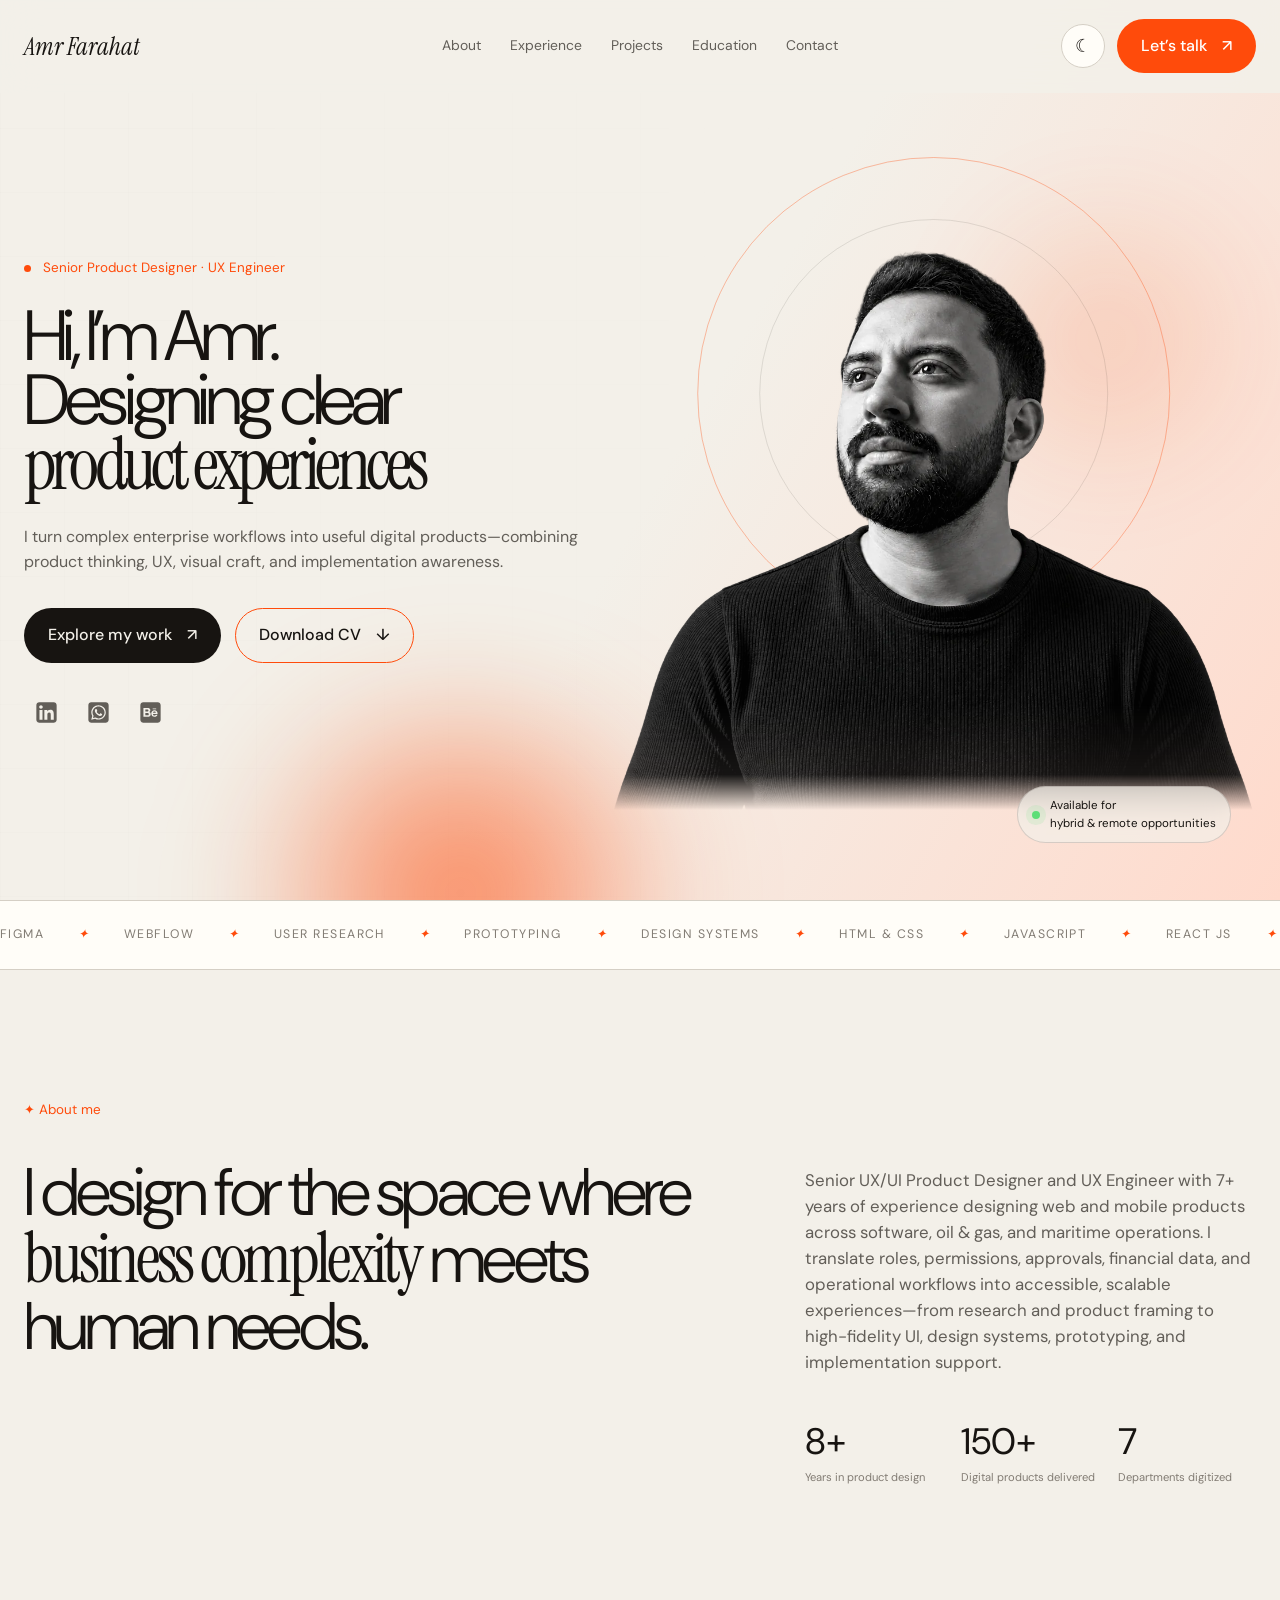
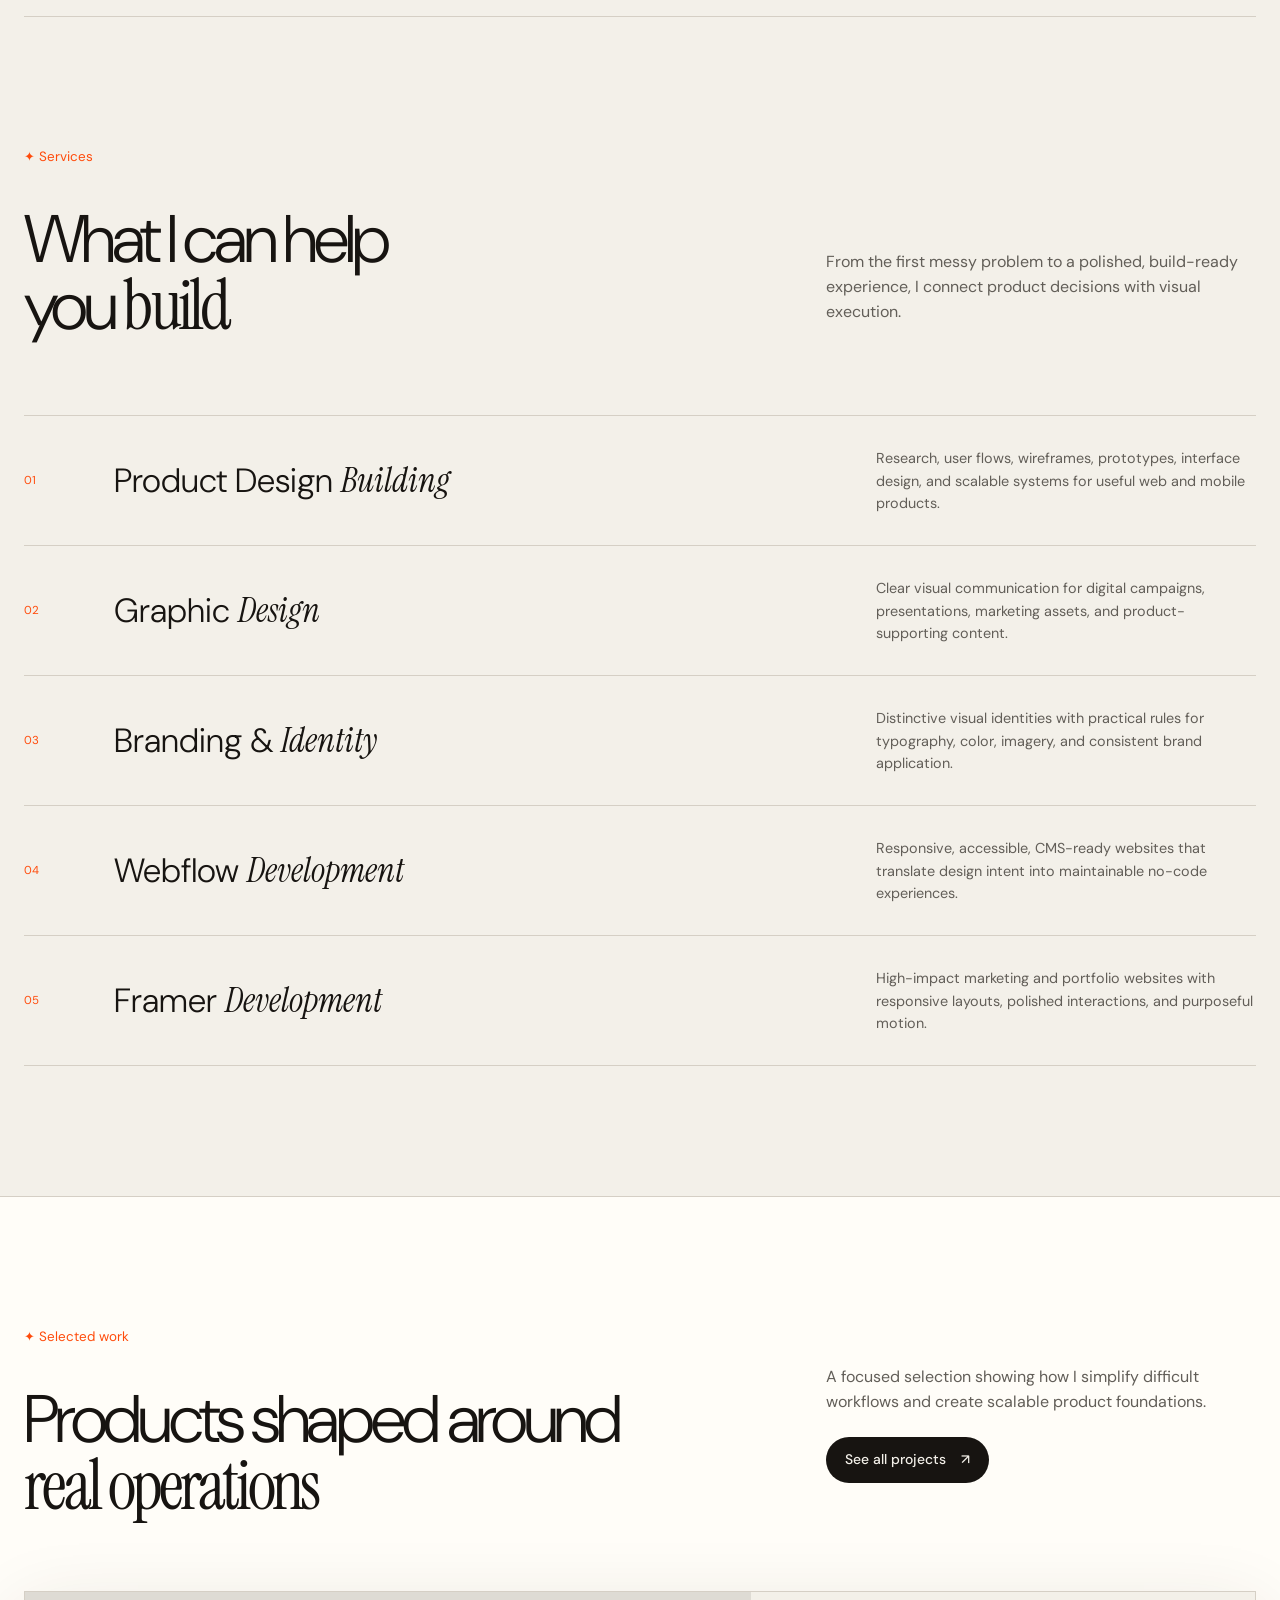
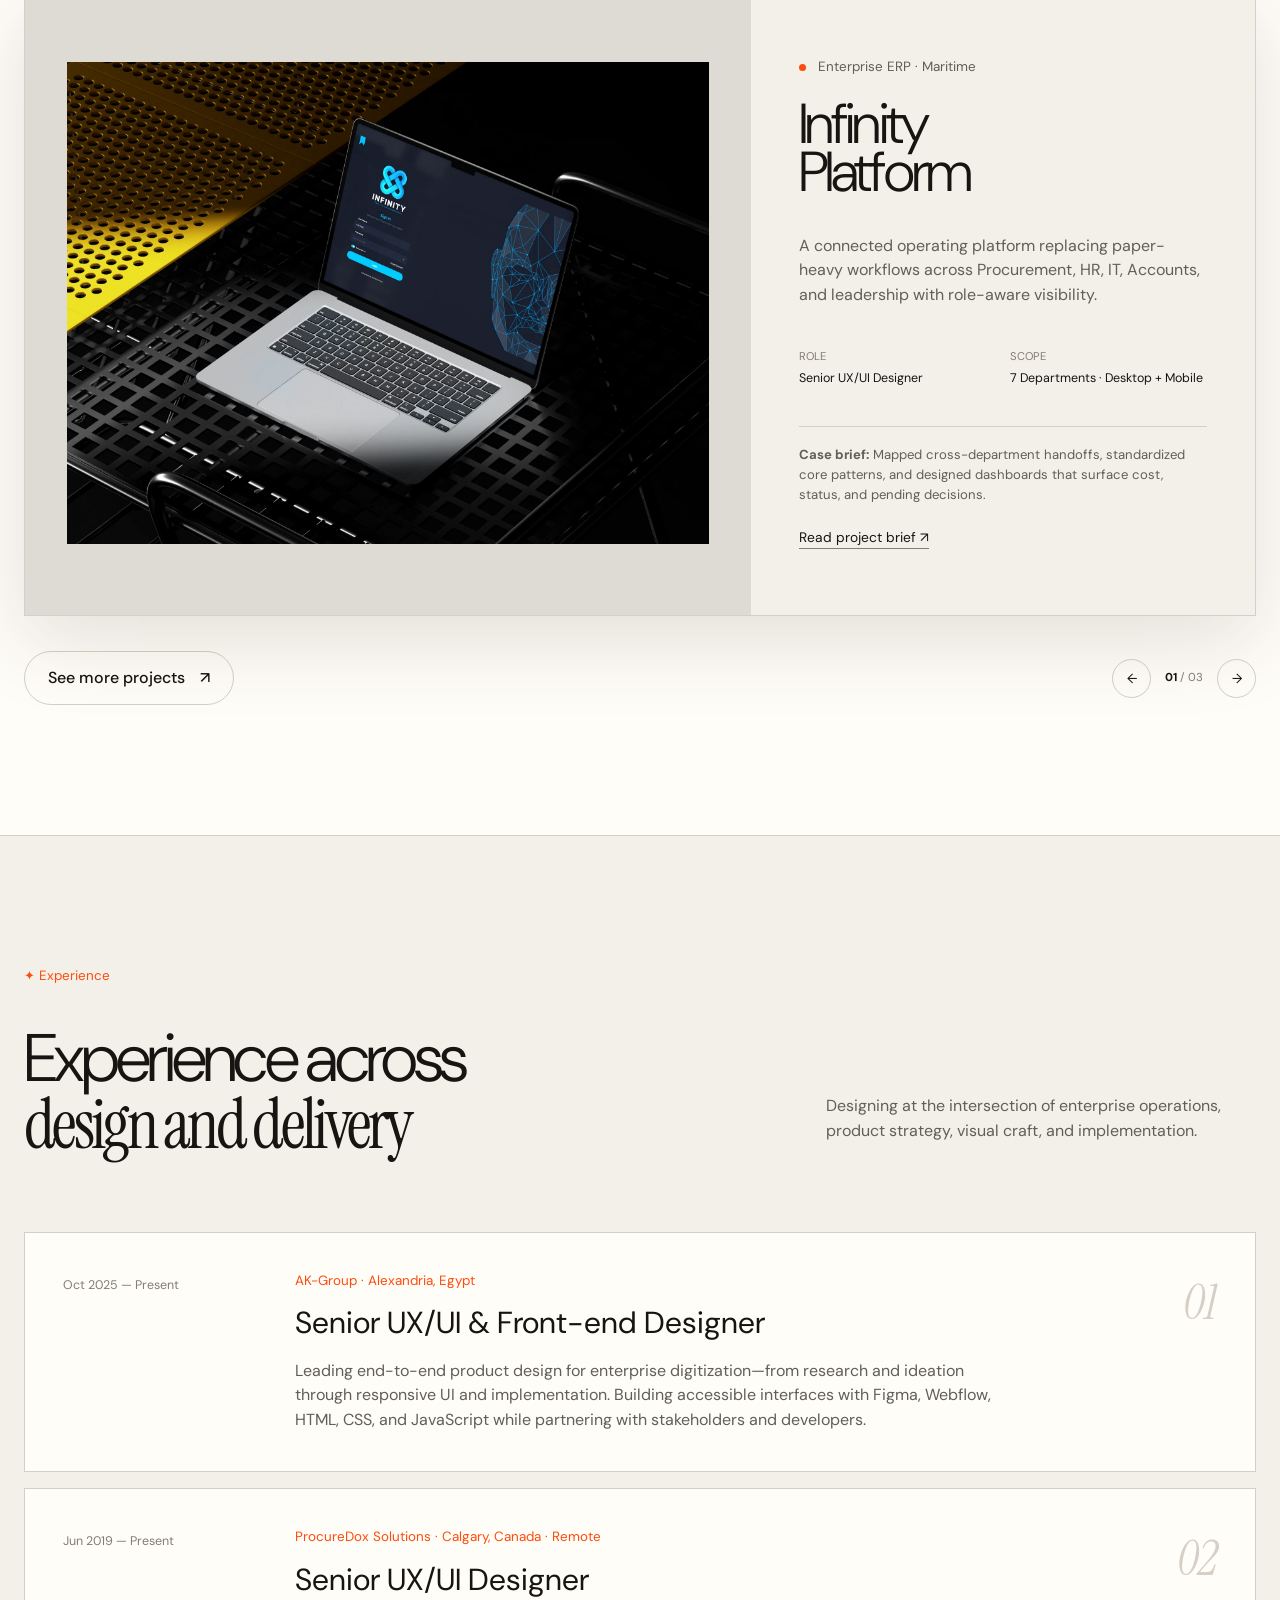
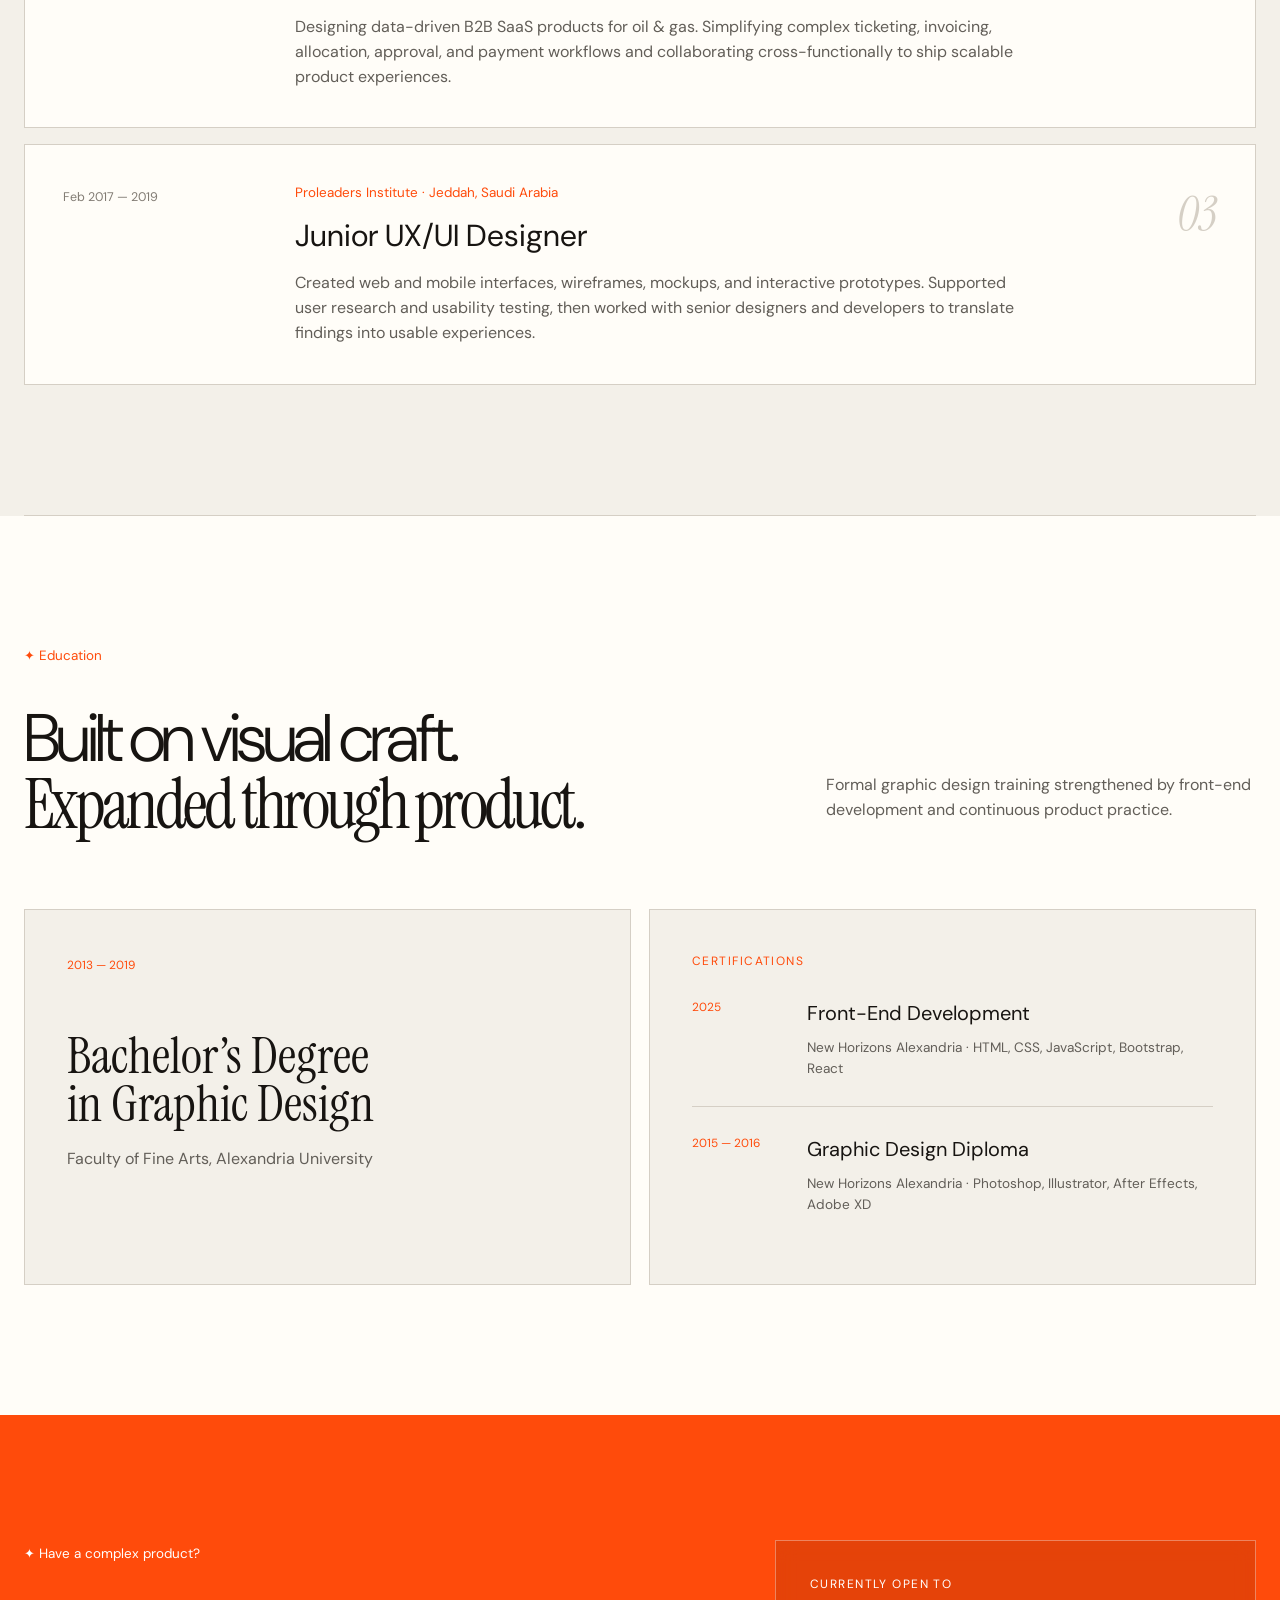
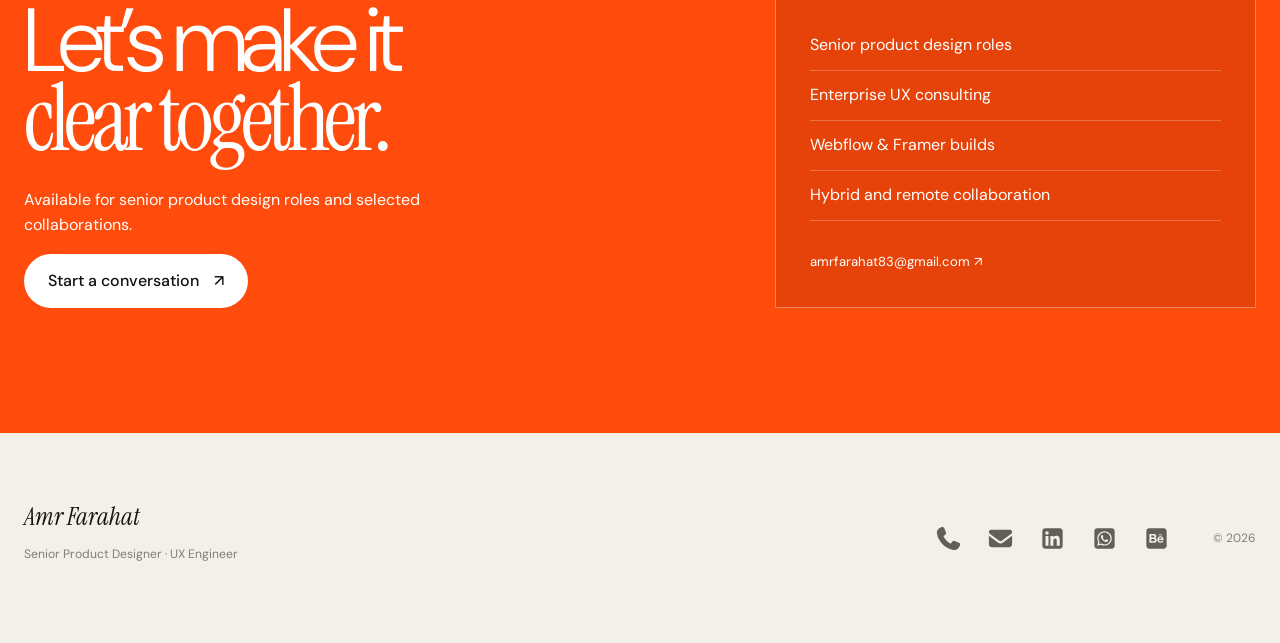
<file: index.html>
<!doctype html>
<html lang="en" data-theme="dark">
  <head>
    <meta charset="utf-8" />
    <meta name="viewport" content="width=device-width,initial-scale=1" />
    <meta
      name="description"
      content="Amr Farahat — Senior Product Designer and UX Engineer creating clear, scalable enterprise products."
    />
    <meta name="theme-color" content="#070707" />
    <title>Amr Farahat — Senior Product Designer</title>
    <link rel="preconnect" href="https://fonts.googleapis.com" />
    <link rel="preconnect" href="https://fonts.gstatic.com" crossorigin />
    <link
      href="https://fonts.googleapis.com/css2?family=DM+Sans:wght@300;400;500;600&family=Instrument+Serif:ital@0;1&display=swap"
      rel="stylesheet"
    />
    <link
      rel="icon"
      type="image/svg+xml"
      href="data:image/svg+xml,%3Csvg xmlns='http://www.w3.org/2000/svg' viewBox='0 0 64 64'%3E%3Crect width='64' height='64' rx='32' fill='%23ff4b0b'/%3E%3Cpath d='M17 44 28 18h8l11 26h-8l-2-6H27l-2 6Zm12-12h6l-3-8Z' fill='white'/%3E%3C/svg%3E"
    />
    <link rel="stylesheet" href="styles.css" />
    <link rel="stylesheet" href="refinements.css" />
    <script>
      try {
        const t = localStorage.getItem("theme");
        if (t) document.documentElement.dataset.theme = t;
        else if (matchMedia("(prefers-color-scheme: light)").matches)
          document.documentElement.dataset.theme = "light";
      } catch (e) {}
    </script>
    <script src="script.js" defer></script>
  </head>
  <body>
    <a class="skip" href="#main">Skip to content</a>
    <div class="loader" aria-hidden="true"><span>AF</span></div>
    <header class="site-header" data-header>
      <div class="wrap header-inner">
        <a class="wordmark" href="#top" aria-label="Amr Farahat, home"
          >Amr Farahat</a
        >
        <button
          class="menu"
          type="button"
          aria-expanded="false"
          aria-controls="nav"
          data-menu
        >
          Menu
        </button>
        <nav id="nav" class="nav" aria-label="Main navigation">
          <a href="#about">About</a><a href="#experience">Experience</a
          ><a href="#work">Projects</a><a href="#education">Education</a
          ><a href="#contact">Contact</a>
        </nav>
        <div class="header-actions">
          <button
            class="theme-toggle"
            type="button"
            data-theme-toggle
            aria-label="Switch theme"
          >
            <span aria-hidden="true">☼</span></button
          ><a
            class="pill orange header-cta"
            href="mailto:amrfarahat83@gmail.com"
            >Let’s talk <span>↗</span></a
          >
        </div>
      </div>
    </header>
    <main id="main">
      <section class="hero hero-full" id="top">
        <div class="hero-background" aria-hidden="true">
          <span class="orb orb-one"></span><span class="orb orb-two"></span
          ><span class="hero-grid"></span>
        </div>
        <div class="wrap hero-layout">
          <div class="hero-copy reveal" data-hero-copy>
            <p class="label"><i></i> Senior Product Designer · UX Engineer</p>
            <h1>
              Hi, I’m Amr.<br />Designing clear<br /><em
                >product experiences</em
              >
            </h1>
            <p class="intro">
              I turn complex enterprise workflows into useful digital
              products—combining product thinking, UX, visual craft, and
              implementation awareness.
            </p>
            <div class="actions">
              <a class="pill light" href="#work"
                >Explore my work <span>↗</span></a
              ><a class="pill outline" href="assets/Amr-Farahat-CV.pdf" download
                >Download CV <span>↓</span></a
              >
            </div>
            <div class="hero-socials" aria-label="Social links">
              <a
                class="social-link"
                href="https://www.linkedin.com/in/amrfarahatelsheshiny/"
                target="_blank"
                rel="noopener noreferrer"
                aria-label="LinkedIn"
                ><svg
                  class="social-icon"
                  viewBox="0 0 640 640"
                  fill="currentColor"
                  aria-hidden="true"
                  focusable="false"
                >
                  <path
                    d="M160 96C124.7 96 96 124.7 96 160L96 480C96 515.3 124.7 544 160 544L480 544C515.3 544 544 515.3 544 480L544 160C544 124.7 515.3 96 480 96L160 96zM165 266.2L231.5 266.2L231.5 480L165 480L165 266.2zM236.7 198.5C236.7 219.8 219.5 237 198.2 237C176.9 237 159.7 219.8 159.7 198.5C159.7 177.2 176.9 160 198.2 160C219.5 160 236.7 177.2 236.7 198.5zM413.9 480L413.9 376C413.9 351.2 413.4 319.3 379.4 319.3C344.8 319.3 339.5 346.3 339.5 374.2L339.5 480L273.1 480L273.1 266.2L336.8 266.2L336.8 295.4L337.7 295.4C346.6 278.6 368.3 260.9 400.6 260.9C467.8 260.9 480.3 305.2 480.3 362.8L480.3 480L413.9 480z"
                  /></svg></a
              ><a
                class="social-link"
                href="https://wa.me/201007048924"
                target="_blank"
                rel="noopener noreferrer"
                aria-label="WhatsApp"
                ><svg
                  class="social-icon"
                  viewBox="0 0 640 640"
                  fill="currentColor"
                  aria-hidden="true"
                  focusable="false"
                >
                  <path
                    d="M188.1 318.6C188.1 343.5 195.1 367.8 208.3 388.7L211.4 393.7L198.1 442.3L248 429.2L252.8 432.1C273 444.1 296.2 450.5 319.9 450.5L320 450.5C392.6 450.5 453.3 391.4 453.3 318.7C453.3 283.5 438.1 250.4 413.2 225.5C388.2 200.5 355.2 186.8 320 186.8C247.3 186.8 188.2 245.9 188.1 318.6zM370.8 394C358.2 395.9 348.4 394.9 323.3 384.1C286.5 368.2 261.5 332.6 256.4 325.4C256 324.8 255.7 324.5 255.6 324.3C253.6 321.7 239.4 302.8 239.4 283.3C239.4 264.9 248.4 255.4 252.6 251C252.9 250.7 253.1 250.5 253.3 250.2C256.9 246.2 261.2 245.2 263.9 245.2C266.5 245.2 269.2 245.2 271.5 245.3L272.3 245.3C274.6 245.3 277.5 245.3 280.4 252.1C281.6 255 283.4 259.4 285.3 263.9C288.6 271.9 292 280.2 292.6 281.5C293.6 283.5 294.3 285.8 292.9 288.4C289.5 295.2 286 298.8 283.6 301.4C280.5 304.6 279.1 306.1 281.3 310C296.6 336.3 311.9 345.4 335.2 357.1C339.2 359.1 341.5 358.8 343.8 356.1C346.1 353.5 353.7 344.5 356.3 340.6C358.9 336.6 361.6 337.3 365.2 338.6C368.8 339.9 388.3 349.5 392.3 351.5C393.1 351.9 393.8 352.2 394.4 352.5C397.2 353.9 399.1 354.8 399.9 356.1C400.8 358 400.8 366 397.5 375.2C394.2 384.5 378.4 392.9 370.8 394zM544 160C544 124.7 515.3 96 480 96L160 96C124.7 96 96 124.7 96 160L96 480C96 515.3 124.7 544 160 544L480 544C515.3 544 544 515.3 544 480L544 160zM244.1 457.9L160 480L182.5 397.8C168.6 373.8 161.3 346.5 161.3 318.5C161.4 231.1 232.5 160 319.9 160C362.3 160 402.1 176.5 432.1 206.5C462 236.5 480 276.3 480 318.7C480 406.1 407.3 477.2 319.9 477.2C293.3 477.2 267.2 470.5 244.1 457.9z"
                  /></svg></a
              ><a
                class="social-link"
                href="https://www.behance.net/Amr_farahat"
                target="_blank"
                rel="noopener noreferrer"
                aria-label="Behance"
                ><svg
                  class="social-icon"
                  viewBox="0 0 640 640"
                  fill="currentColor"
                  aria-hidden="true"
                  focusable="false"
                >
                  <path
                    d="M251.3 382.4C268.5 382.4 282.5 376.3 282.5 357C282.5 337.3 270.8 329.6 252.2 329.5L206.2 329.5L206.2 382.4L251.3 382.4zM245.9 252.8L206.3 252.8L206.3 297.6L249 297.6C264.1 297.6 274.8 291 274.8 274.7C274.8 257 261.1 252.8 245.9 252.8zM375.4 327.6L437.6 327.6C435.9 309.1 426.3 297.9 407.1 297.9C388.8 297.9 376.6 309.3 375.4 327.6zM480 96L160 96C124.7 96 96 124.7 96 160L96 480C96 515.3 124.7 544 160 544L480 544C515.3 544 544 515.3 544 480L544 160C544 124.7 515.3 96 480 96zM445.5 249L367.7 249L367.7 230.1L445.5 230.1L445.5 249zM289.7 307.7C313.3 314.4 324.7 335.2 324.7 359.3C324.7 398.3 292 415 257.1 415.2L164 415.2L164 223.2L254.5 223.2C287.4 223.2 315.9 232.5 315.9 270.7C315.9 290 306.9 299.5 289.7 307.7zM408.4 269.1C451.9 269.1 476 303.4 476 344.5C476 346.1 475.9 347.8 475.8 349.5C475.8 350.3 475.7 351 475.7 351.7L375.5 351.7C375.5 373.9 387.2 387 409.6 387C421.2 387 436.1 380.8 439.8 368.9L473.5 368.9C463.1 400.8 441.6 415.7 408.4 415.7C364.6 415.7 337.3 386 337.3 342.7C337.3 300.9 366 269.1 408.4 269.1z"
                  /></svg
              ></a>
            </div>
          </div>
          <div class="portrait reveal" data-hero-portrait>
            <span class="portrait-ring" aria-hidden="true"></span
            ><img
              src="assets/amr-hero-cutout.webp"
              alt="Amr Farahat, Senior Product Designer"
              fetchpriority="high"
              decoding="async"
            />
            <div class="availability">
              <i></i
              ><span>Available for<br />hybrid &amp; remote opportunities</span>
            </div>
          </div>
        </div>
      </section>
      <div class="marquee" aria-label="Selected skills and tools">
        <div class="marquee-track">
          <span class="marquee-group"
            >Figma <i>✦</i> Webflow <i>✦</i> User Research <i>✦</i> Prototyping
            <i>✦</i> Design Systems <i>✦</i> HTML &amp; CSS <i>✦</i> JavaScript
            <i>✦</i> React JS <i>✦</i> Accessibility <i>✦</i></span
          >
          <span class="marquee-group" aria-hidden="true"
            >Figma <i>✦</i> Webflow <i>✦</i> User Research <i>✦</i> Prototyping
            <i>✦</i> Design Systems <i>✦</i> HTML &amp; CSS <i>✦</i> JavaScript
            <i>✦</i> React <i>✦</i> Accessibility <i>✦</i></span
          >
          <span class="marquee-group" aria-hidden="true"
            >bootstrap <i>✦</i> Framer <i>✦</i> Photoshop <i>✦</i> Adobe XD
            <i>✦</i> Branding <i>✦</i> Social Media &amp; After Effects
            <i>✦</i></span
          >
        </div>
      </div>
      <section class="about wrap section" id="about">
        <p class="section-tag">✦ About me</p>
        <div class="about-grid reveal">
          <h2>
            I design for the space where <em>business complexity</em> meets
            human needs.
          </h2>
          <div class="about-body">
            <p>
              Senior UX/UI Product Designer and UX Engineer with 7+ years of
              experience designing web and mobile products across software, oil
              &amp; gas, and maritime operations. I translate roles,
              permissions, approvals, financial data, and operational workflows
              into accessible, scalable experiences—from research and product
              framing to high-fidelity UI, design systems, prototyping, and
              implementation support.
            </p>
            <div class="metrics" data-counters>
              <div>
                <strong data-counter="+8" data-suffix="+">0</strong
                ><span>Years in product design</span>
              </div>
              <div>
                <strong data-counter="+150" data-suffix="+">0</strong
                ><span>Digital products delivered</span>
              </div>
              <div>
                <strong data-counter="7">0</strong
                ><span>Departments digitized</span>
              </div>
            </div>
          </div>
        </div>
      </section>
      <section class="services wrap section" id="services">
        <div class="section-title reveal">
          <div>
            <p class="section-tag">✦ Services</p>
            <h2>What I can help<br />you <em>build</em></h2>
          </div>
          <p>
            From the first messy problem to a polished, build-ready experience,
            I connect product decisions with visual execution.
          </p>
        </div>
        <div class="services-list">
          <article class="reveal">
            <span>01</span>
            <h3>Product Design <em>Building</em></h3>
            <p>
              Research, user flows, wireframes, prototypes, interface design,
              and scalable systems for useful web and mobile products.
            </p>
          </article>
          <article class="reveal">
            <span>02</span>
            <h3>Graphic <em>Design</em></h3>
            <p>
              Clear visual communication for digital campaigns, presentations,
              marketing assets, and product-supporting content.
            </p>
          </article>
          <article class="reveal">
            <span>03</span>
            <h3>Branding &amp; <em>Identity</em></h3>
            <p>
              Distinctive visual identities with practical rules for typography,
              color, imagery, and consistent brand application.
            </p>
          </article>
          <article class="reveal">
            <span>04</span>
            <h3>Webflow <em>Development</em></h3>
            <p>
              Responsive, accessible, CMS-ready websites that translate design
              intent into maintainable no-code experiences.
            </p>
          </article>
          <article class="reveal">
            <span>05</span>
            <h3>Framer <em>Development</em></h3>
            <p>
              High-impact marketing and portfolio websites with responsive
              layouts, polished interactions, and purposeful motion.
            </p>
          </article>
        </div>
      </section>
      <section class="work section" id="work">
        <div class="wrap section-title centered reveal">
          <div>
            <p class="section-tag">✦ Selected work</p>
            <h2>Products shaped around<br /><em>real operations</em></h2>
          </div>
          <div class="work-intro">
            <p>
              A focused selection showing how I simplify difficult workflows and
              create scalable product foundations.
            </p>
            <a class="pill light compact" href="projects.html"
              >See all projects <span>↗</span></a
            >
          </div>
        </div>
        <div class="project-stage wrap reveal" data-slider>
          <article class="project-slide active" data-slide>
            <div class="project-shot infinity">
              <img
                src="assets/infinity-hero.webp"
                alt="Infinity ERP shown on desktop and mobile"
                loading="lazy"
                decoding="async"
              />
            </div>
            <div class="project-detail">
              <p class="label"><i></i> Enterprise ERP · Maritime</p>
              <h3>Infinity<br />Platform</h3>
              <p>
                A connected operating platform replacing paper-heavy workflows
                across Procurement, HR, IT, Accounts, and leadership with
                role-aware visibility.
              </p>
              <dl>
                <div>
                  <dt>Role</dt>
                  <dd>Senior UX/UI Designer</dd>
                </div>
                <div>
                  <dt>Scope</dt>
                  <dd>7 Departments · Desktop + Mobile</dd>
                </div>
              </dl>
              <p class="case-brief">
                <b>Case brief:</b> Mapped cross-department handoffs,
                standardized core patterns, and designed dashboards that surface
                cost, status, and pending decisions.
              </p>
              <a href="projects.html#infinity" class="case-link"
                >Read project brief <span>↗</span></a
              >
            </div>
          </article>
          <article class="project-slide" data-slide>
            <div class="project-shot procure">
              <img
                src="assets/procuredox-invoice.webp"
                alt="ProcureDox invoice workspace"
                loading="lazy"
                decoding="async"
              />
            </div>
            <div class="project-detail">
              <p class="label"><i></i> B2B SaaS · Oil &amp; Gas</p>
              <h3>ProcureDox<br />/ PFM</h3>
              <p>
                A data-driven platform that makes field tickets, invoices,
                allocations, approvals, and payments easier to understand and
                act on.
              </p>
              <dl>
                <div>
                  <dt>Role</dt>
                  <dd>Senior UX/UI Designer</dd>
                </div>
                <div>
                  <dt>Focus</dt>
                  <dd>Financial UX · Workflow Design</dd>
                </div>
              </dl>
              <p class="case-brief">
                <b>Case brief:</b> Simplified high-stakes financial workflows by
                exposing source, allocation, status, exceptions, and downstream
                impact at the point of action.
              </p>
              <a href="projects.html#procuredox" class="case-link"
                >Read project brief <span>↗</span></a
              >
            </div>
          </article>
          <article class="project-slide" data-slide>
            <div class="project-shot brnx">
              <img
                src="assets/brnx-travel.webp"
                alt="BRNX Travel interface"
                loading="lazy"
                decoding="async"
              />
            </div>
            <div class="project-detail">
              <p class="label"><i></i> Travel Product</p>
              <h3>BRNX<br />Travel</h3>
              <p>
                A trustworthy property discovery and ambassador experience
                connecting booking, messaging, and verification across screen
                sizes.
              </p>
              <dl>
                <div>
                  <dt>Role</dt>
                  <dd>Product / UX Designer</dd>
                </div>
                <div>
                  <dt>Focus</dt>
                  <dd>Responsive Product UI</dd>
                </div>
              </dl>
              <p class="case-brief">
                <b>Case brief:</b> Designed a responsive journey that reduces
                uncertainty across discovery, verification, communication, and
                booking.
              </p>
              <a href="projects.html#brnx" class="case-link"
                >Read project brief <span>↗</span></a
              >
            </div>
          </article>
        </div>
        <div class="wrap work-more">
          <a class="pill outline" href="projects.html"
            >See more projects <span>↗</span></a
          >
          <div class="slider-controls">
            <button type="button" data-prev aria-label="Previous project">
              ←</button
            ><span><b data-current>01</b> / 03</span
            ><button type="button" data-next aria-label="Next project">
              →
            </button>
          </div>
        </div>
      </section>
      <!-- Detailed case-study sections intentionally hidden until full content is ready. -->
      <section
        class="case"
        id="infinity-case"
        hidden
        aria-hidden="true"
      ></section>
      <section
        class="case case-grey"
        id="procuredox-case"
        hidden
        aria-hidden="true"
      ></section>
      <section class="experience wrap section" id="experience">
        <div class="section-title reveal">
          <div>
            <p class="section-tag">✦ Experience</p>
            <h2>Experience across<br /><em>design and delivery</em></h2>
          </div>
          <p>
            Designing at the intersection of enterprise operations, product
            strategy, visual craft, and implementation.
          </p>
        </div>
        <div class="career">
          <article class="career-card reveal">
            <div class="career-date">Oct 2025 — Present</div>
            <div>
              <p class="eyebrow">AK-Group · Alexandria, Egypt</p>
              <h3>Senior UX/UI &amp; Front-end Designer</h3>
              <p>
                Leading end-to-end product design for enterprise
                digitization—from research and ideation through responsive UI
                and implementation. Building accessible interfaces with Figma,
                Webflow, HTML, CSS, and JavaScript while partnering with
                stakeholders and developers.
              </p>
            </div>
            <span class="career-no">01</span>
          </article>
          <article class="career-card reveal">
            <div class="career-date">Jun 2019 — Present</div>
            <div>
              <p class="eyebrow">
                ProcureDox Solutions · Calgary, Canada · Remote
              </p>
              <h3>Senior UX/UI Designer</h3>
              <p>
                Designing data-driven B2B SaaS products for oil &amp; gas.
                Simplifying complex ticketing, invoicing, allocation, approval,
                and payment workflows and collaborating cross-functionally to
                ship scalable product experiences.
              </p>
            </div>
            <span class="career-no">02</span>
          </article>
          <article class="career-card reveal">
            <div class="career-date">Feb 2017 — 2019</div>
            <div>
              <p class="eyebrow">Proleaders Institute · Jeddah, Saudi Arabia</p>
              <h3>Junior UX/UI Designer</h3>
              <p>
                Created web and mobile interfaces, wireframes, mockups, and
                interactive prototypes. Supported user research and usability
                testing, then worked with senior designers and developers to
                translate findings into usable experiences.
              </p>
            </div>
            <span class="career-no">03</span>
          </article>
        </div>
      </section>
      <section class="education section" id="education">
        <div class="wrap">
          <div class="section-title reveal">
            <div>
              <p class="section-tag">✦ Education</p>
              <h2>
                Built on visual craft.<br /><em>Expanded through product.</em>
              </h2>
            </div>
            <p>
              Formal graphic design training strengthened by front-end
              development and continuous product practice.
            </p>
          </div>
          <div class="education-grid">
            <article class="education-primary reveal">
              <span>2013 — 2019</span>
              <h3>Bachelor’s Degree<br />in Graphic Design</h3>
              <p>Faculty of Fine Arts, Alexandria University</p>
            </article>
            <div class="certifications reveal">
              <p class="mini-title">Certifications</p>
              <article>
                <span>2025</span>
                <div>
                  <h3>Front-End Development</h3>
                  <p>
                    New Horizons Alexandria · HTML, CSS, JavaScript, Bootstrap,
                    React
                  </p>
                </div>
              </article>
              <article>
                <span>2015 — 2016</span>
                <div>
                  <h3>Graphic Design Diploma</h3>
                  <p>
                    New Horizons Alexandria · Photoshop, Illustrator, After
                    Effects, Adobe XD
                  </p>
                </div>
              </article>
            </div>
          </div>
        </div>
      </section>
      <section class="contact" id="contact">
        <div class="wrap contact-inner reveal">
          <div class="contact-copy">
            <p class="section-tag">✦ Have a complex product?</p>
            <h2>Let’s make it<br /><em>clear together.</em></h2>
            <p>
              Available for senior product design roles and selected
              collaborations.
            </p>
            <a class="pill light" href="mailto:amrfarahat83@gmail.com"
              >Start a conversation <span>↗</span></a
            >
          </div>
          <aside class="contact-card">
            <p class="mini-title">Currently open to</p>
            <ul>
              <li>Senior product design roles</li>
              <li>Enterprise UX consulting</li>
              <li>Webflow &amp; Framer builds</li>
              <li>Hybrid and remote collaboration</li>
            </ul>
            <a href="mailto:amrfarahat83@gmail.com">amrfarahat83@gmail.com ↗</a>
          </aside>
        </div>
      </section>
    </main>
    <footer class="footer wrap">
      <div>
        <a class="wordmark" href="#top">Amr Farahat</a>
        <p>Senior Product Designer · UX Engineer</p>
      </div>
      <div class="footer-social">
        <a
          class="social-link"
          href="tel:+201007048924"
          aria-label="Call +20 100 704 8924"
          title="Call +20 100 704 8924"
          ><svg
            class="social-icon"
            viewBox="0 0 640 640"
            fill="currentColor"
            aria-hidden="true"
            focusable="false"
          >
            <path
              d="M224.2 89C216.3 70.1 195.7 60.1 176.1 65.4L170.6 66.9C106 84.5 50.8 147.1 66.9 223.3C104 398.3 241.7 536 416.7 573.1C493 589.3 555.5 534 573.1 469.4L574.6 463.9C580 444.2 569.9 423.6 551.1 415.8L453.8 375.3C437.3 368.4 418.2 373.2 406.8 387.1L368.2 434.3C297.9 399.4 241.3 341 208.8 269.3L253 233.3C266.9 222 271.6 202.9 264.8 186.3L224.2 89z"
            /></svg></a
        ><a
          class="social-link"
          href="mailto:amrfarahat83@gmail.com"
          aria-label="Email amrfarahat83@gmail.com"
          title="Email amrfarahat83@gmail.com"
          ><svg
            class="social-icon"
            viewBox="0 0 640 640"
            fill="currentColor"
            aria-hidden="true"
            focusable="false"
          >
            <path
              d="M112 128C85.5 128 64 149.5 64 176C64 191.1 71.1 205.3 83.2 214.4L291.2 370.4C308.3 383.2 331.7 383.2 348.8 370.4L556.8 214.4C568.9 205.3 576 191.1 576 176C576 149.5 554.5 128 528 128L112 128zM64 260L64 448C64 483.3 92.7 512 128 512L512 512C547.3 512 576 483.3 576 448L576 260L377.6 408.8C343.5 434.4 296.5 434.4 262.4 408.8L64 260z"
            /></svg></a
        ><a
          class="social-link"
          href="https://www.linkedin.com/in/amrfarahatelsheshiny/"
          target="_blank"
          rel="noopener noreferrer"
          aria-label="LinkedIn"
          ><svg
            class="social-icon"
            viewBox="0 0 640 640"
            fill="currentColor"
            aria-hidden="true"
            focusable="false"
          >
            <path
              d="M160 96C124.7 96 96 124.7 96 160L96 480C96 515.3 124.7 544 160 544L480 544C515.3 544 544 515.3 544 480L544 160C544 124.7 515.3 96 480 96L160 96zM165 266.2L231.5 266.2L231.5 480L165 480L165 266.2zM236.7 198.5C236.7 219.8 219.5 237 198.2 237C176.9 237 159.7 219.8 159.7 198.5C159.7 177.2 176.9 160 198.2 160C219.5 160 236.7 177.2 236.7 198.5zM413.9 480L413.9 376C413.9 351.2 413.4 319.3 379.4 319.3C344.8 319.3 339.5 346.3 339.5 374.2L339.5 480L273.1 480L273.1 266.2L336.8 266.2L336.8 295.4L337.7 295.4C346.6 278.6 368.3 260.9 400.6 260.9C467.8 260.9 480.3 305.2 480.3 362.8L480.3 480L413.9 480z"
            /></svg></a
        ><a
          class="social-link"
          href="https://wa.me/201007048924"
          target="_blank"
          rel="noopener noreferrer"
          aria-label="WhatsApp"
          ><svg
            class="social-icon"
            viewBox="0 0 640 640"
            fill="currentColor"
            aria-hidden="true"
            focusable="false"
          >
            <path
              d="M188.1 318.6C188.1 343.5 195.1 367.8 208.3 388.7L211.4 393.7L198.1 442.3L248 429.2L252.8 432.1C273 444.1 296.2 450.5 319.9 450.5L320 450.5C392.6 450.5 453.3 391.4 453.3 318.7C453.3 283.5 438.1 250.4 413.2 225.5C388.2 200.5 355.2 186.8 320 186.8C247.3 186.8 188.2 245.9 188.1 318.6zM370.8 394C358.2 395.9 348.4 394.9 323.3 384.1C286.5 368.2 261.5 332.6 256.4 325.4C256 324.8 255.7 324.5 255.6 324.3C253.6 321.7 239.4 302.8 239.4 283.3C239.4 264.9 248.4 255.4 252.6 251C252.9 250.7 253.1 250.5 253.3 250.2C256.9 246.2 261.2 245.2 263.9 245.2C266.5 245.2 269.2 245.2 271.5 245.3L272.3 245.3C274.6 245.3 277.5 245.3 280.4 252.1C281.6 255 283.4 259.4 285.3 263.9C288.6 271.9 292 280.2 292.6 281.5C293.6 283.5 294.3 285.8 292.9 288.4C289.5 295.2 286 298.8 283.6 301.4C280.5 304.6 279.1 306.1 281.3 310C296.6 336.3 311.9 345.4 335.2 357.1C339.2 359.1 341.5 358.8 343.8 356.1C346.1 353.5 353.7 344.5 356.3 340.6C358.9 336.6 361.6 337.3 365.2 338.6C368.8 339.9 388.3 349.5 392.3 351.5C393.1 351.9 393.8 352.2 394.4 352.5C397.2 353.9 399.1 354.8 399.9 356.1C400.8 358 400.8 366 397.5 375.2C394.2 384.5 378.4 392.9 370.8 394zM544 160C544 124.7 515.3 96 480 96L160 96C124.7 96 96 124.7 96 160L96 480C96 515.3 124.7 544 160 544L480 544C515.3 544 544 515.3 544 480L544 160zM244.1 457.9L160 480L182.5 397.8C168.6 373.8 161.3 346.5 161.3 318.5C161.4 231.1 232.5 160 319.9 160C362.3 160 402.1 176.5 432.1 206.5C462 236.5 480 276.3 480 318.7C480 406.1 407.3 477.2 319.9 477.2C293.3 477.2 267.2 470.5 244.1 457.9z"
            /></svg></a
        ><a
          class="social-link"
          href="https://www.behance.net/Amr_farahat"
          target="_blank"
          rel="noopener noreferrer"
          aria-label="Behance"
          ><svg
            class="social-icon"
            viewBox="0 0 640 640"
            fill="currentColor"
            aria-hidden="true"
            focusable="false"
          >
            <path
              d="M251.3 382.4C268.5 382.4 282.5 376.3 282.5 357C282.5 337.3 270.8 329.6 252.2 329.5L206.2 329.5L206.2 382.4L251.3 382.4zM245.9 252.8L206.3 252.8L206.3 297.6L249 297.6C264.1 297.6 274.8 291 274.8 274.7C274.8 257 261.1 252.8 245.9 252.8zM375.4 327.6L437.6 327.6C435.9 309.1 426.3 297.9 407.1 297.9C388.8 297.9 376.6 309.3 375.4 327.6zM480 96L160 96C124.7 96 96 124.7 96 160L96 480C96 515.3 124.7 544 160 544L480 544C515.3 544 544 515.3 544 480L544 160C544 124.7 515.3 96 480 96zM445.5 249L367.7 249L367.7 230.1L445.5 230.1L445.5 249zM289.7 307.7C313.3 314.4 324.7 335.2 324.7 359.3C324.7 398.3 292 415 257.1 415.2L164 415.2L164 223.2L254.5 223.2C287.4 223.2 315.9 232.5 315.9 270.7C315.9 290 306.9 299.5 289.7 307.7zM408.4 269.1C451.9 269.1 476 303.4 476 344.5C476 346.1 475.9 347.8 475.8 349.5C475.8 350.3 475.7 351 475.7 351.7L375.5 351.7C375.5 373.9 387.2 387 409.6 387C421.2 387 436.1 380.8 439.8 368.9L473.5 368.9C463.1 400.8 441.6 415.7 408.4 415.7C364.6 415.7 337.3 386 337.3 342.7C337.3 300.9 366 269.1 408.4 269.1z"
            /></svg
        ></a>
      </div>
      <span>© <span data-year></span></span>
    </footer>
  </body>
</html>
</file>
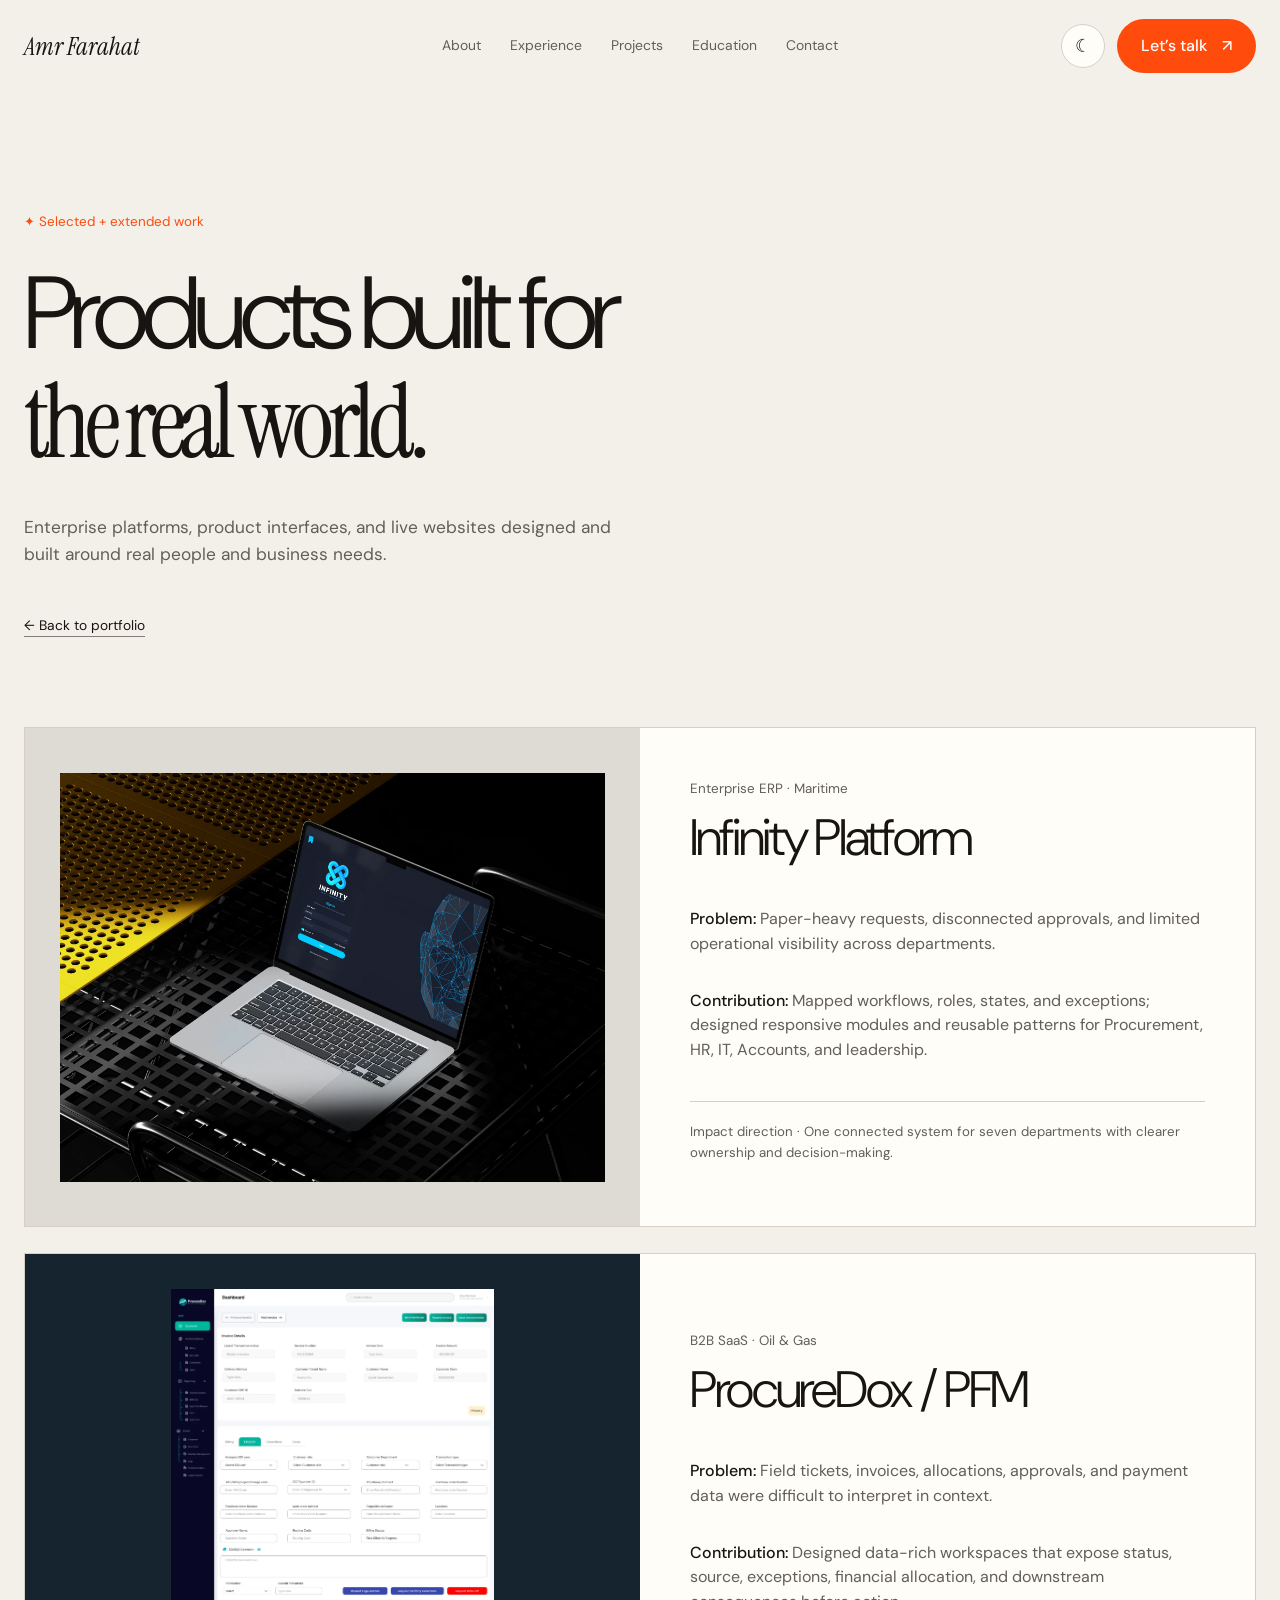
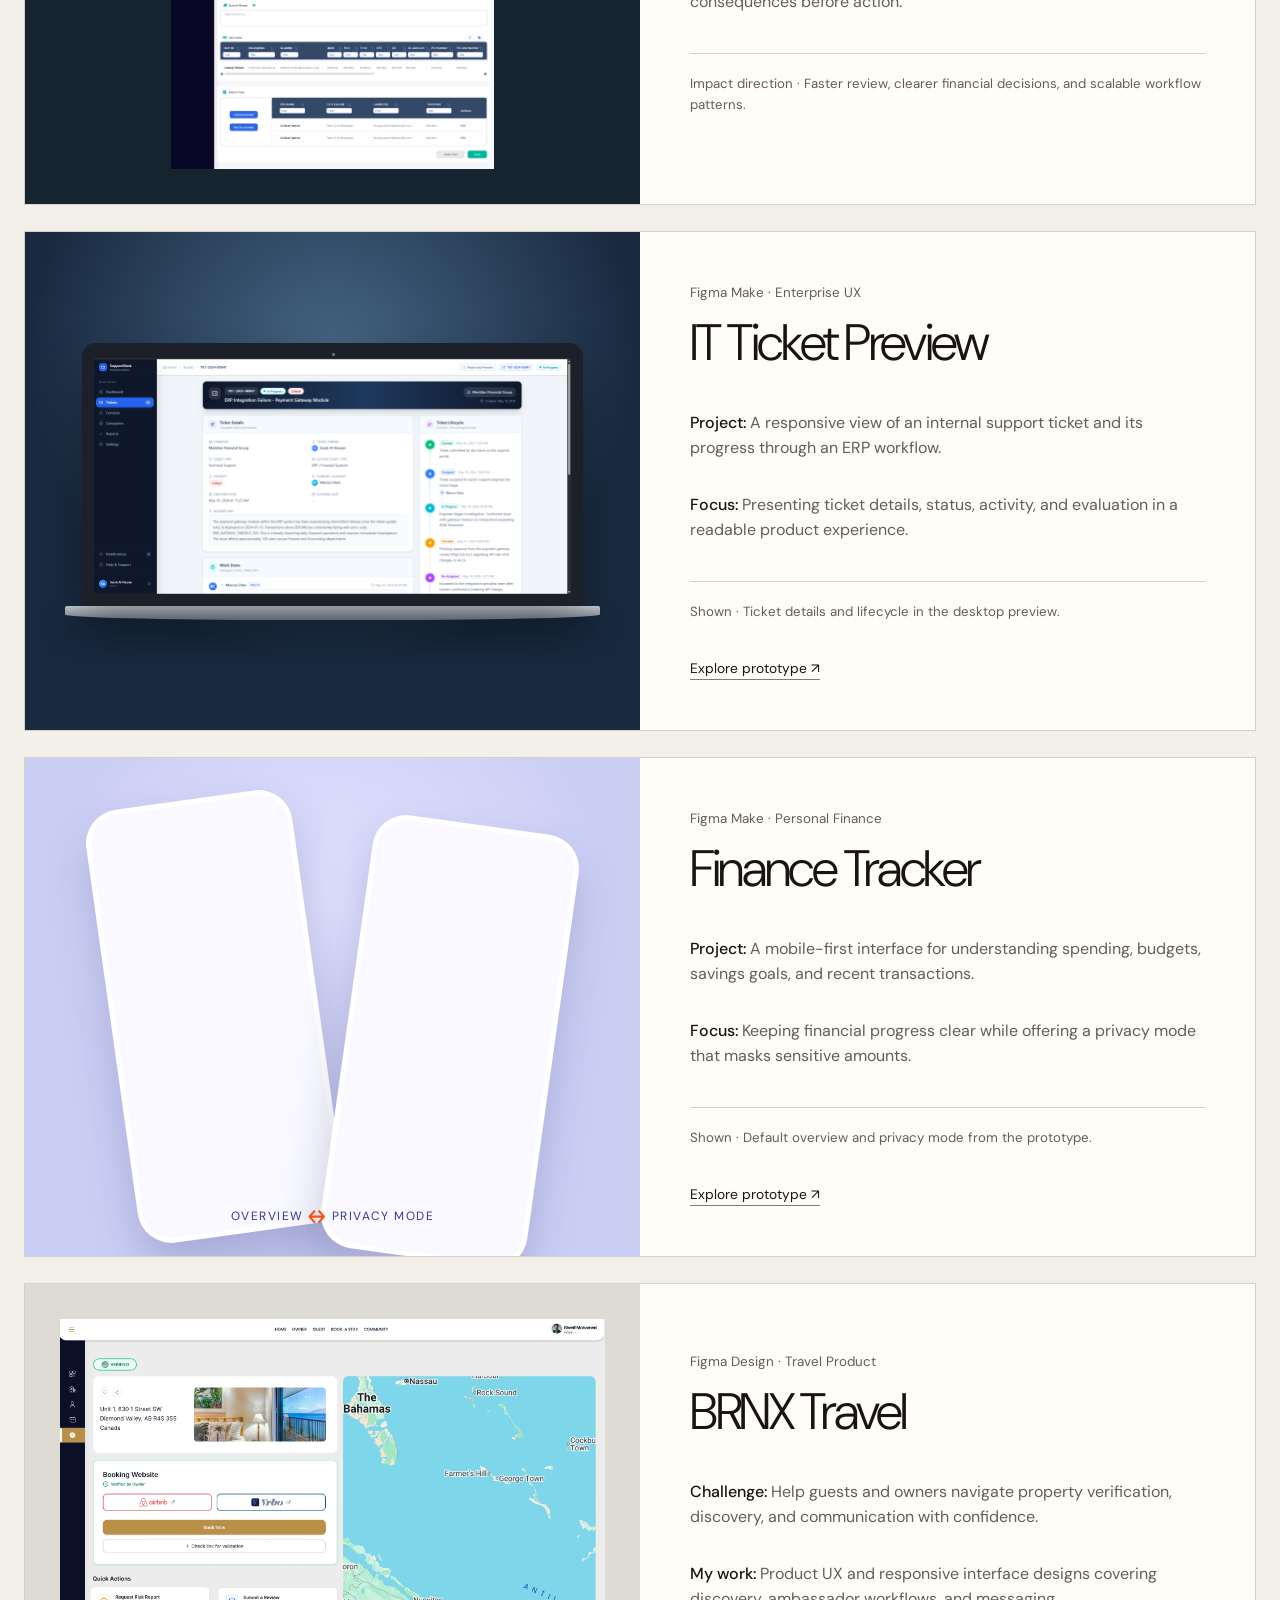
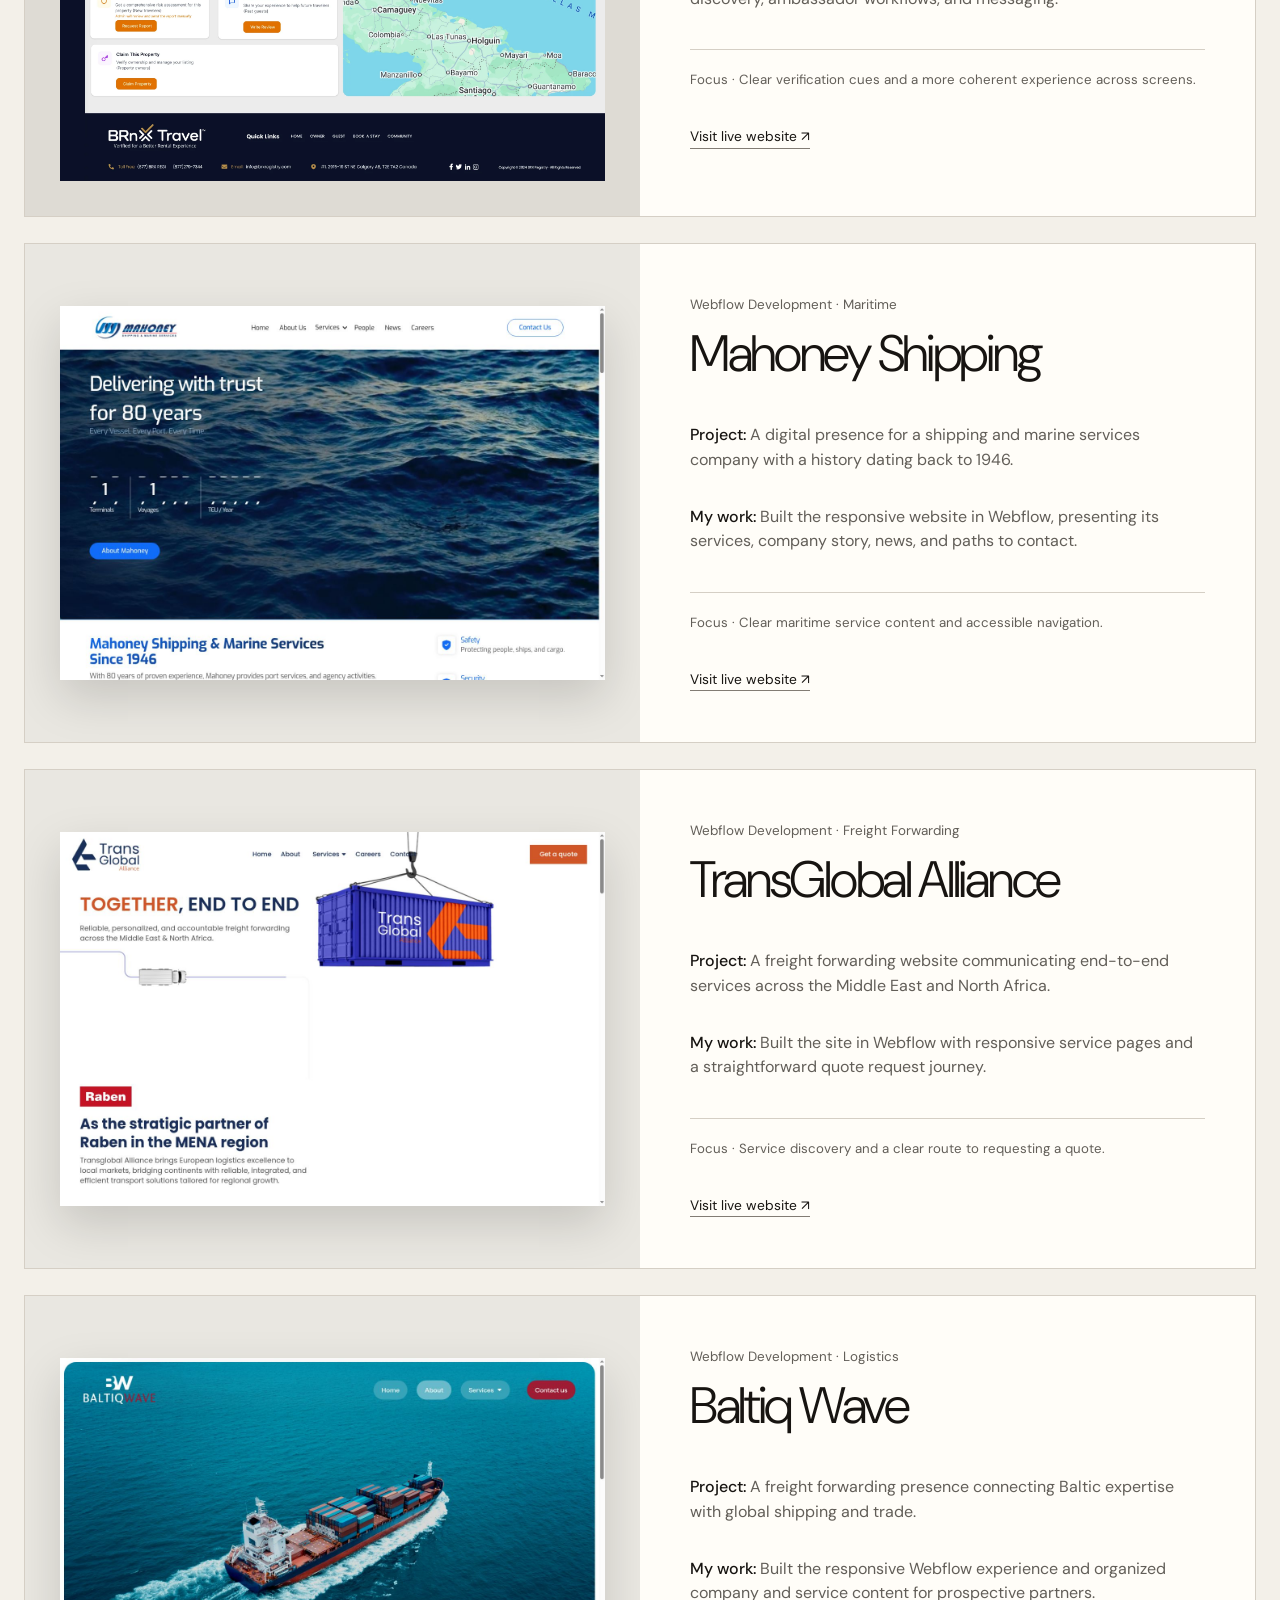
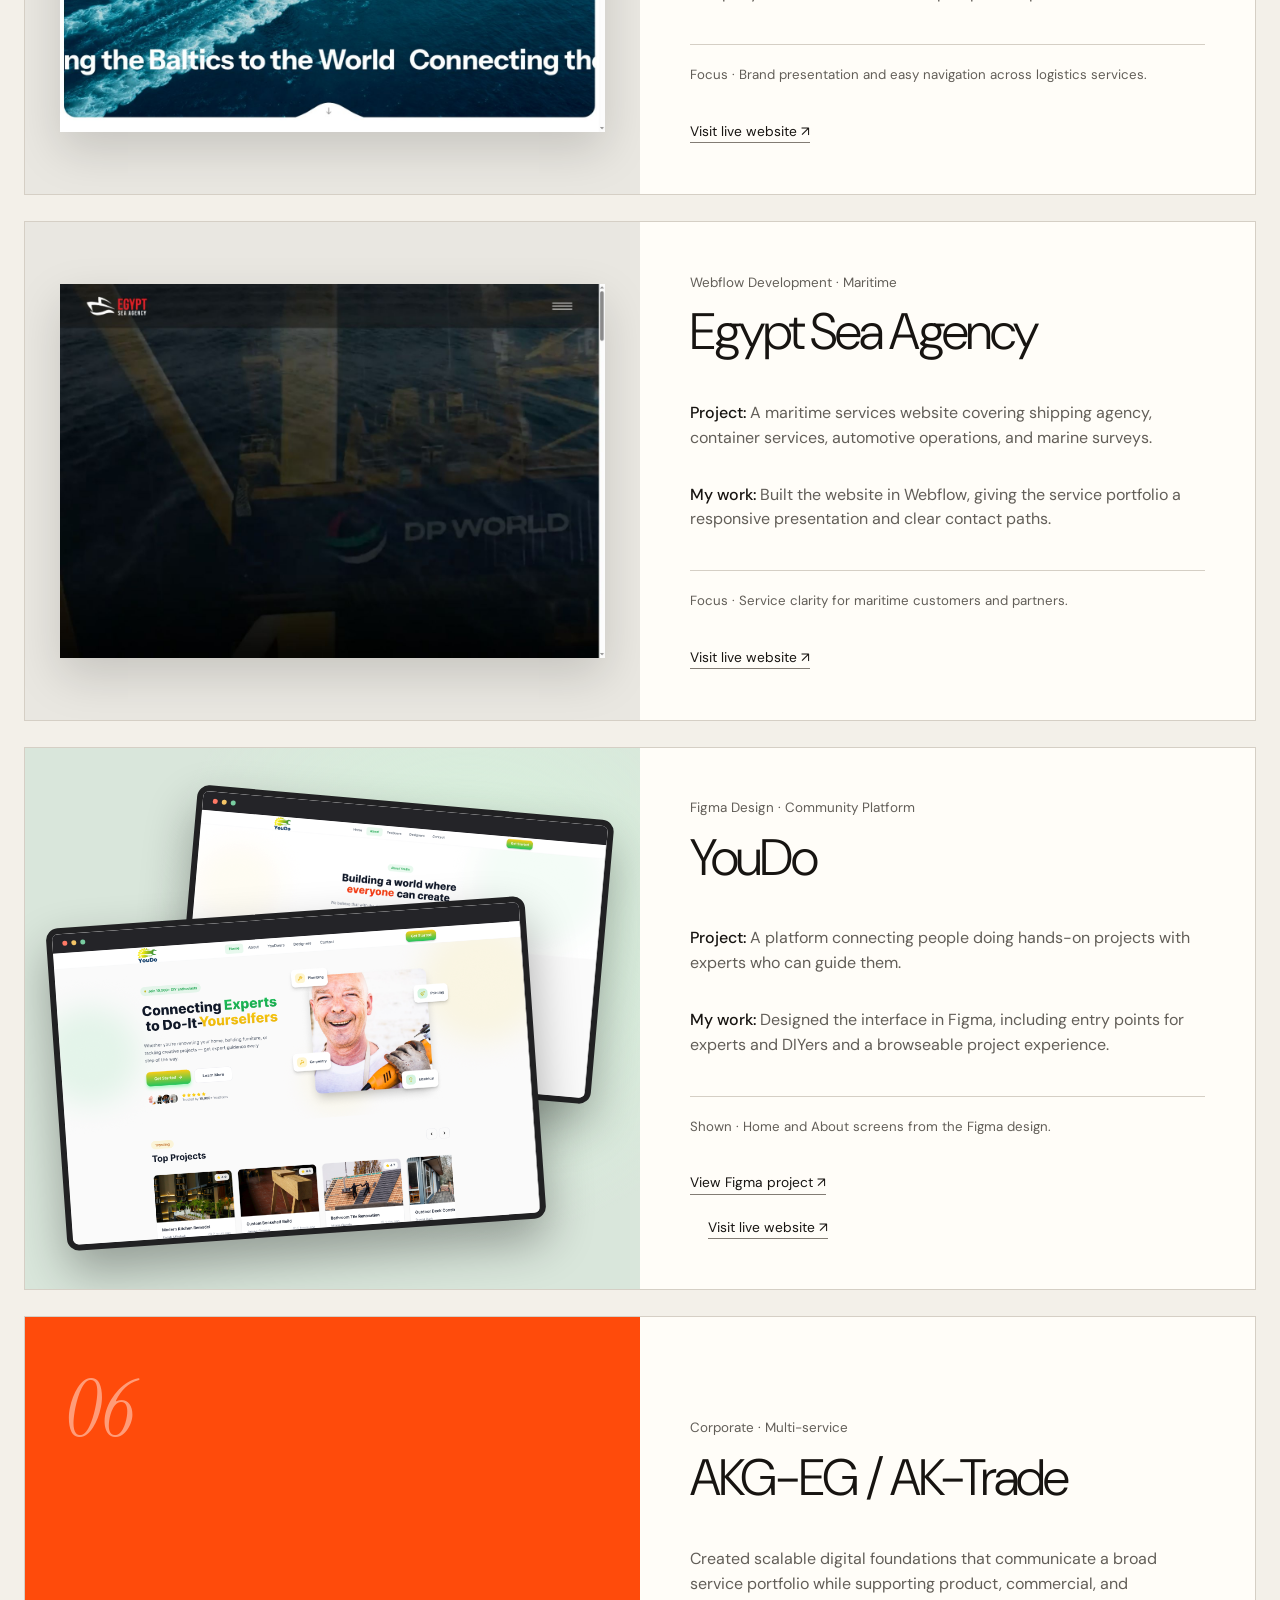
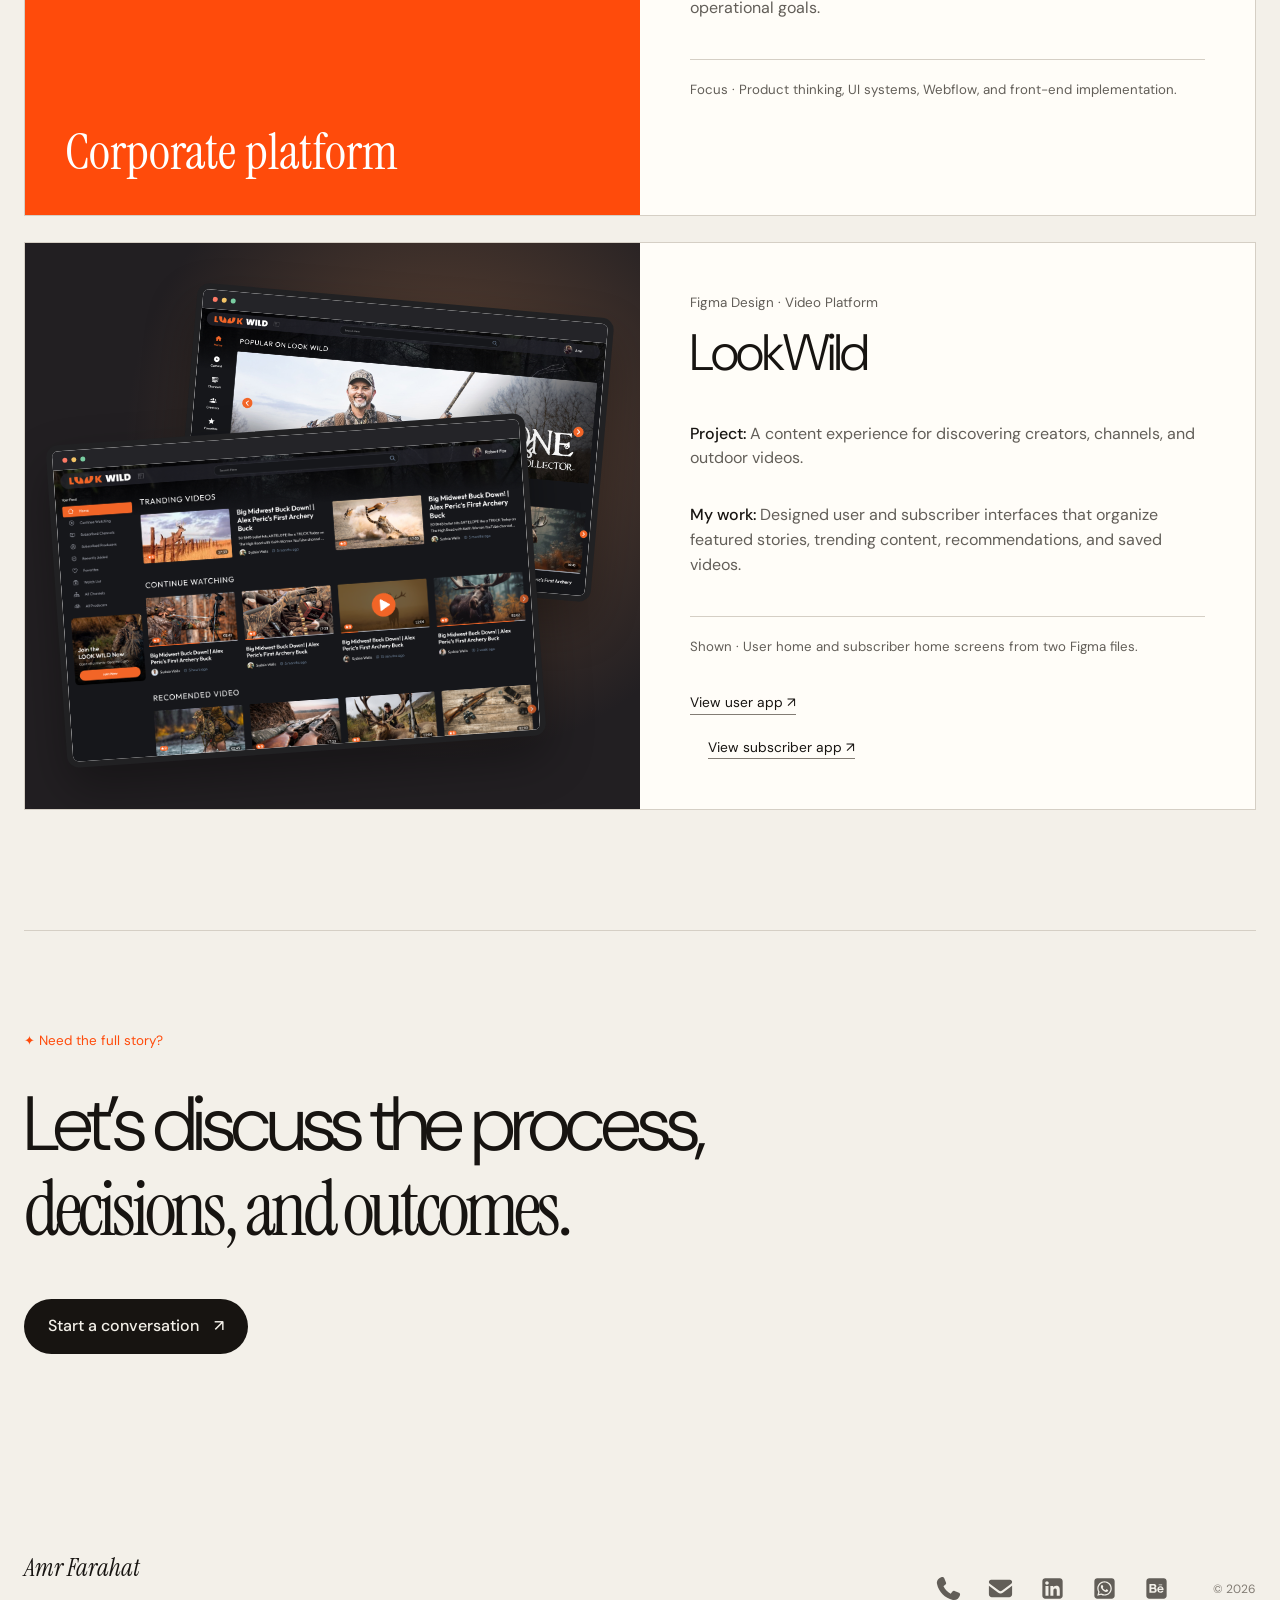
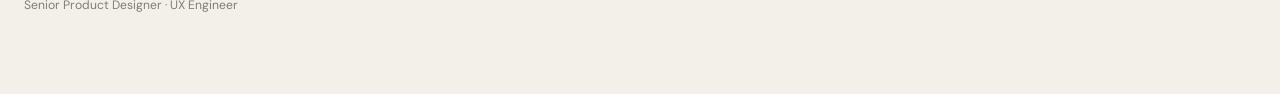
<file: projects.html>
<!doctype html><html lang="en" data-theme="dark"><head><meta charset="utf-8"/><meta name="viewport" content="width=device-width,initial-scale=1"/><meta name="description" content="Selected product and UX projects by Amr Farahat."/><meta name="theme-color" content="#070707"/><title>Projects — Amr Farahat</title><link rel="preconnect" href="https://fonts.googleapis.com"/><link rel="preconnect" href="https://fonts.gstatic.com" crossorigin/><link href="https://fonts.googleapis.com/css2?family=DM+Sans:wght@300;400;500;600&family=Instrument+Serif:ital@0;1&display=swap" rel="stylesheet"/><link rel="stylesheet" href="styles.css"/><link rel="stylesheet" href="refinements.css"/><script>try{const t=localStorage.getItem('theme');if(t)document.documentElement.dataset.theme=t;else if(matchMedia('(prefers-color-scheme: light)').matches)document.documentElement.dataset.theme='light'}catch(e){}</script><script src="script.js" defer></script></head><body>
<a class="skip" href="#main">Skip to content</a><header class="site-header" data-header><div class="wrap header-inner"><a class="wordmark" href="index.html">Amr Farahat</a><nav class="nav project-nav" id="nav"><a href="index.html#about">About</a><a href="index.html#experience">Experience</a><a href="index.html#work">Projects</a><a href="index.html#education">Education</a><a href="index.html#contact">Contact</a></nav><button class="menu" type="button" aria-expanded="false" aria-controls="nav" data-menu>Menu</button><div class="header-actions"><button class="theme-toggle" type="button" data-theme-toggle aria-label="Switch theme"><span>☼</span></button><a class="pill orange header-cta" href="index.html#contact">Let’s talk <span>↗</span></a></div></div></header>
<main id="main" class="projects-page"><section class="projects-hero wrap"><p class="section-tag">✦ Selected + extended work</p><h1>Products built for<br/><em>the real world.</em></h1><p>Enterprise platforms, product interfaces, and live websites designed and built around real people and business needs.</p><a class="case-link" href="index.html#work">← Back to portfolio</a></section>
<section class="project-library wrap">
  <article class="library-card reveal" id="infinity"><div class="library-visual"><img src="assets/infinity-hero.webp" alt="Infinity maritime ERP" loading="lazy" decoding="async"/></div><div><p class="eyebrow">Enterprise ERP · Maritime</p><h2>Infinity Platform</h2><p><b>Problem:</b> Paper-heavy requests, disconnected approvals, and limited operational visibility across departments.</p><p><b>Contribution:</b> Mapped workflows, roles, states, and exceptions; designed responsive modules and reusable patterns for Procurement, HR, IT, Accounts, and leadership.</p><p class="impact">Impact direction · One connected system for seven departments with clearer ownership and decision-making.</p></div></article>
  <article class="library-card reveal" id="procuredox"><div class="library-visual dark-shot"><img src="assets/procuredox-invoice.webp" alt="ProcureDox financial workflow" loading="lazy" decoding="async"/></div><div><p class="eyebrow">B2B SaaS · Oil &amp; Gas</p><h2>ProcureDox / PFM</h2><p><b>Problem:</b> Field tickets, invoices, allocations, approvals, and payment data were difficult to interpret in context.</p><p><b>Contribution:</b> Designed data-rich workspaces that expose status, source, exceptions, financial allocation, and downstream consequences before action.</p><p class="impact">Impact direction · Faster review, clearer financial decisions, and scalable workflow patterns.</p></div></article>
  <article class="library-card reveal" id="ticket-preview"><div class="library-visual mockup-stage ticket-stage" aria-label="Ticket details and lifecycle shown inside a laptop mockup"><div class="laptop-display"><div class="laptop-camera" aria-hidden="true"></div><div class="laptop-screen"><img src="assets/ticket-preview.png" alt="IT support ticket preview showing details, priority, work done, and a chronological lifecycle" loading="lazy" decoding="async"/></div></div><div class="laptop-base" aria-hidden="true"></div></div><div><p class="eyebrow">Figma Make · Enterprise UX</p><h2>IT Ticket Preview</h2><p><b>Project:</b> A responsive view of an internal support ticket and its progress through an ERP workflow.</p><p><b>Focus:</b> Presenting ticket details, status, activity, and evaluation in a readable product experience.</p><p class="impact">Shown · Ticket details and lifecycle in the desktop preview.</p><a class="case-link" href="https://www.figma.com/make/5kbwGqqJGL4bMfFGHxNQKO/Responsive-Ticket-Preview-Page?t=DLwWIxdzBlb1m30G-1" target="_blank" rel="noopener noreferrer">Explore prototype ↗</a></div></article>
  <article class="library-card reveal" id="finance-tracker"><div class="library-visual mockup-stage finance-stage" aria-label="Finance overview and privacy mode shown in overlapping phone mockups"><div class="phone-preview phone-default"><div class="phone-crop"><img src="assets/finance-core.png" alt="Finance Tracker spending overview, savings goals and transactions" loading="lazy" decoding="async"/></div></div><div class="phone-preview phone-private"><div class="phone-crop"><img src="assets/finance-privacy.png" alt="Finance Tracker privacy mode with sensitive values concealed" loading="lazy" decoding="async"/></div></div><span class="finance-caption">Overview <b>↔</b> Privacy mode</span></div><div><p class="eyebrow">Figma Make · Personal Finance</p><h2>Finance Tracker</h2><p><b>Project:</b> A mobile-first interface for understanding spending, budgets, savings goals, and recent transactions.</p><p><b>Focus:</b> Keeping financial progress clear while offering a privacy mode that masks sensitive amounts.</p><p class="impact">Shown · Default overview and privacy mode from the prototype.</p><a class="case-link" href="https://www.figma.com/make/6rJQMNu3ktZyMnAIhsTGU3/Personal-Finance-Tracker?fullscreen=1&amp;t=cT13PNUv2PyNxOut-1&amp;code-node-id=0-6" target="_blank" rel="noopener noreferrer">Explore prototype ↗</a></div></article>
  <article class="library-card reveal" id="brnx"><div class="library-visual"><img src="assets/brnx-travel.webp" alt="BRNX travel product" loading="lazy" decoding="async"/></div><div><p class="eyebrow">Figma Design · Travel Product</p><h2>BRNX Travel</h2><p><b>Challenge:</b> Help guests and owners navigate property verification, discovery, and communication with confidence.</p><p><b>My work:</b> Product UX and responsive interface designs covering discovery, ambassador workflows, and messaging.</p><p class="impact">Focus · Clear verification cues and a more coherent experience across screens.</p><a class="case-link" href="https://www.brnxtravel.com/" target="_blank" rel="noopener noreferrer" aria-label="Visit BRNX Travel live website">Visit live website ↗</a></div></article>
  <article class="library-card reveal" id="mahoney"><div class="library-visual website-shot"><img src="assets/portfolio-mahoney.jpg" alt="Mahoney Shipping live website homepage" loading="lazy" decoding="async"/></div><div><p class="eyebrow">Webflow Development · Maritime</p><h2>Mahoney Shipping</h2><p><b>Project:</b> A digital presence for a shipping and marine services company with a history dating back to 1946.</p><p><b>My work:</b> Built the responsive website in Webflow, presenting its services, company story, news, and paths to contact.</p><p class="impact">Focus · Clear maritime service content and accessible navigation.</p><a class="case-link" href="https://www.mahoneyegypt.com/" target="_blank" rel="noopener noreferrer" aria-label="Visit Mahoney Shipping live website">Visit live website ↗</a></div></article>
  <article class="library-card reveal" id="transglobal"><div class="library-visual website-shot"><img src="assets/portfolio-transglobal.jpg" alt="TransGlobal Alliance live website homepage" loading="lazy" decoding="async"/></div><div><p class="eyebrow">Webflow Development · Freight Forwarding</p><h2>TransGlobal Alliance</h2><p><b>Project:</b> A freight forwarding website communicating end-to-end services across the Middle East and North Africa.</p><p><b>My work:</b> Built the site in Webflow with responsive service pages and a straightforward quote request journey.</p><p class="impact">Focus · Service discovery and a clear route to requesting a quote.</p><a class="case-link" href="https://www.transglobal-alliance.com/" target="_blank" rel="noopener noreferrer" aria-label="Visit TransGlobal Alliance live website">Visit live website ↗</a></div></article>
  <article class="library-card reveal" id="baltiq"><div class="library-visual website-shot"><img src="assets/portfolio-baltiq.jpg" alt="Baltiq Wave live website about page" loading="lazy" decoding="async"/></div><div><p class="eyebrow">Webflow Development · Logistics</p><h2>Baltiq Wave</h2><p><b>Project:</b> A freight forwarding presence connecting Baltic expertise with global shipping and trade.</p><p><b>My work:</b> Built the responsive Webflow experience and organized company and service content for prospective partners.</p><p class="impact">Focus · Brand presentation and easy navigation across logistics services.</p><a class="case-link" href="https://www.baltiqwave.com/about" target="_blank" rel="noopener noreferrer" aria-label="Visit Baltiq Wave live about page">Visit live website ↗</a></div></article>
  <article class="library-card reveal" id="esa"><div class="library-visual website-shot"><img src="assets/portfolio-esa.jpg" alt="Egypt Sea Agency live website homepage" loading="lazy" decoding="async"/></div><div><p class="eyebrow">Webflow Development · Maritime</p><h2>Egypt Sea Agency</h2><p><b>Project:</b> A maritime services website covering shipping agency, container services, automotive operations, and marine surveys.</p><p><b>My work:</b> Built the website in Webflow, giving the service portfolio a responsive presentation and clear contact paths.</p><p class="impact">Focus · Service clarity for maritime customers and partners.</p><a class="case-link" href="https://egyptseaagency.com/" target="_blank" rel="noopener noreferrer" aria-label="Visit Egypt Sea Agency live website">Visit live website ↗</a></div></article>
  <article class="library-card reveal" id="youdo"><div class="library-visual mockup-stage youdo-stage" aria-label="Two Figma screen designs presented in overlapping desktop browser mockups"><div class="device-frame device-back"><span class="device-toolbar" aria-hidden="true"><i></i><i></i><i></i></span><div class="device-screen"><img src="assets/figma-youdo_inner.png" alt="YouDo Figma About screen, with community and team sections" loading="lazy" decoding="async"/></div></div><div class="device-frame device-front"><span class="device-toolbar" aria-hidden="true"><i></i><i></i><i></i></span><div class="device-screen"><img src="assets/figma-youdo_home.png" alt="YouDo Figma home screen with expert introduction and top projects" loading="lazy" decoding="async"/></div></div></div><div><p class="eyebrow">Figma Design · Community Platform</p><h2>YouDo</h2><p><b>Project:</b> A platform connecting people doing hands-on projects with experts who can guide them.</p><p><b>My work:</b> Designed the interface in Figma, including entry points for experts and DIYers and a browseable project experience.</p><p class="impact">Shown · Home and About screens from the Figma design.</p><a class="case-link" href="https://www.figma.com/design/fuQ304Xf90ASDKUsF6Gy90/YouDo-Website-UX?node-id=0-1" target="_blank" rel="noopener noreferrer" aria-label="View YouDo design in Figma">View Figma project ↗</a><a class="case-link secondary-link" href="https://www.youdo.pro/index.html" target="_blank" rel="noopener noreferrer" aria-label="Visit YouDo live website">Visit live website ↗</a></div></article>
  <article class="library-card reveal"><div class="library-placeholder"><span>06</span><strong>Corporate platform</strong></div><div><p class="eyebrow">Corporate · Multi-service</p><h2>AKG-EG / AK-Trade</h2><p>Created scalable digital foundations that communicate a broad service portfolio while supporting product, commercial, and operational goals.</p><p class="impact">Focus · Product thinking, UI systems, Webflow, and front-end implementation.</p></div></article>
  <article class="library-card reveal" id="lookwild"><div class="library-visual mockup-stage lookwild-stage" aria-label="Two LookWild Figma screen designs presented in overlapping desktop browser mockups"><div class="device-frame device-back"><span class="device-toolbar" aria-hidden="true"><i></i><i></i><i></i></span><div class="device-screen"><img src="assets/figma-lookwild_sub.png" alt="LookWild subscriber home design featuring trending videos and categories" loading="lazy" decoding="async"/></div></div><div class="device-frame device-front"><span class="device-toolbar" aria-hidden="true"><i></i><i></i><i></i></span><div class="device-screen"><img src="assets/figma-lookwild_home.png" alt="LookWild viewer home design featuring recommended and saved videos" loading="lazy" decoding="async"/></div></div></div><div><p class="eyebrow">Figma Design · Video Platform</p><h2>LookWild</h2><p><b>Project:</b> A content experience for discovering creators, channels, and outdoor videos.</p><p><b>My work:</b> Designed user and subscriber interfaces that organize featured stories, trending content, recommendations, and saved videos.</p><p class="impact">Shown · User home and subscriber home screens from two Figma files.</p><a class="case-link" href="https://www.figma.com/design/j1U2WSt2G9uV6GI2X4Mifd/LookWild-WebApp-Final?node-id=2-75" target="_blank" rel="noopener noreferrer" aria-label="View LookWild user app in Figma">View user app ↗</a><a class="case-link secondary-link" href="https://www.figma.com/design/3xteroxHbl3l5aAo0BQbAi/2026---Final-LookWild_WepApp?node-id=1-3" target="_blank" rel="noopener noreferrer" aria-label="View LookWild subscriber app in Figma">View subscriber app ↗</a></div></article>
</section><section class="projects-cta wrap"><p class="section-tag">✦ Need the full story?</p><h2>Let’s discuss the process,<br/><em>decisions, and outcomes.</em></h2><a class="pill light" href="mailto:amrfarahat83@gmail.com">Start a conversation <span>↗</span></a></section></main>
<footer class="footer wrap"><div><a class="wordmark" href="index.html">Amr Farahat</a><p>Senior Product Designer · UX Engineer</p></div><div class="footer-social"><a class="social-link" href="tel:+201007048924" aria-label="Call +20 100 704 8924" title="Call +20 100 704 8924"><svg class="social-icon" viewBox="0 0 640 640" fill="currentColor" aria-hidden="true" focusable="false"><path d="M224.2 89C216.3 70.1 195.7 60.1 176.1 65.4L170.6 66.9C106 84.5 50.8 147.1 66.9 223.3C104 398.3 241.7 536 416.7 573.1C493 589.3 555.5 534 573.1 469.4L574.6 463.9C580 444.2 569.9 423.6 551.1 415.8L453.8 375.3C437.3 368.4 418.2 373.2 406.8 387.1L368.2 434.3C297.9 399.4 241.3 341 208.8 269.3L253 233.3C266.9 222 271.6 202.9 264.8 186.3L224.2 89z" /></svg></a><a class="social-link" href="mailto:amrfarahat83@gmail.com" aria-label="Email amrfarahat83@gmail.com" title="Email amrfarahat83@gmail.com"><svg class="social-icon" viewBox="0 0 640 640" fill="currentColor" aria-hidden="true" focusable="false"><path d="M112 128C85.5 128 64 149.5 64 176C64 191.1 71.1 205.3 83.2 214.4L291.2 370.4C308.3 383.2 331.7 383.2 348.8 370.4L556.8 214.4C568.9 205.3 576 191.1 576 176C576 149.5 554.5 128 528 128L112 128zM64 260L64 448C64 483.3 92.7 512 128 512L512 512C547.3 512 576 483.3 576 448L576 260L377.6 408.8C343.5 434.4 296.5 434.4 262.4 408.8L64 260z" /></svg></a><a class="social-link" href="https://www.linkedin.com/in/amrfarahatelsheshiny/" target="_blank" rel="noopener noreferrer" aria-label="LinkedIn"><svg class="social-icon" viewBox="0 0 640 640" fill="currentColor" aria-hidden="true" focusable="false"><path d="M160 96C124.7 96 96 124.7 96 160L96 480C96 515.3 124.7 544 160 544L480 544C515.3 544 544 515.3 544 480L544 160C544 124.7 515.3 96 480 96L160 96zM165 266.2L231.5 266.2L231.5 480L165 480L165 266.2zM236.7 198.5C236.7 219.8 219.5 237 198.2 237C176.9 237 159.7 219.8 159.7 198.5C159.7 177.2 176.9 160 198.2 160C219.5 160 236.7 177.2 236.7 198.5zM413.9 480L413.9 376C413.9 351.2 413.4 319.3 379.4 319.3C344.8 319.3 339.5 346.3 339.5 374.2L339.5 480L273.1 480L273.1 266.2L336.8 266.2L336.8 295.4L337.7 295.4C346.6 278.6 368.3 260.9 400.6 260.9C467.8 260.9 480.3 305.2 480.3 362.8L480.3 480L413.9 480z" /></svg></a><a class="social-link" href="https://wa.me/201007048924" target="_blank" rel="noopener noreferrer" aria-label="WhatsApp"><svg class="social-icon" viewBox="0 0 640 640" fill="currentColor" aria-hidden="true" focusable="false"><path d="M188.1 318.6C188.1 343.5 195.1 367.8 208.3 388.7L211.4 393.7L198.1 442.3L248 429.2L252.8 432.1C273 444.1 296.2 450.5 319.9 450.5L320 450.5C392.6 450.5 453.3 391.4 453.3 318.7C453.3 283.5 438.1 250.4 413.2 225.5C388.2 200.5 355.2 186.8 320 186.8C247.3 186.8 188.2 245.9 188.1 318.6zM370.8 394C358.2 395.9 348.4 394.9 323.3 384.1C286.5 368.2 261.5 332.6 256.4 325.4C256 324.8 255.7 324.5 255.6 324.3C253.6 321.7 239.4 302.8 239.4 283.3C239.4 264.9 248.4 255.4 252.6 251C252.9 250.7 253.1 250.5 253.3 250.2C256.9 246.2 261.2 245.2 263.9 245.2C266.5 245.2 269.2 245.2 271.5 245.3L272.3 245.3C274.6 245.3 277.5 245.3 280.4 252.1C281.6 255 283.4 259.4 285.3 263.9C288.6 271.9 292 280.2 292.6 281.5C293.6 283.5 294.3 285.8 292.9 288.4C289.5 295.2 286 298.8 283.6 301.4C280.5 304.6 279.1 306.1 281.3 310C296.6 336.3 311.9 345.4 335.2 357.1C339.2 359.1 341.5 358.8 343.8 356.1C346.1 353.5 353.7 344.5 356.3 340.6C358.9 336.6 361.6 337.3 365.2 338.6C368.8 339.9 388.3 349.5 392.3 351.5C393.1 351.9 393.8 352.2 394.4 352.5C397.2 353.9 399.1 354.8 399.9 356.1C400.8 358 400.8 366 397.5 375.2C394.2 384.5 378.4 392.9 370.8 394zM544 160C544 124.7 515.3 96 480 96L160 96C124.7 96 96 124.7 96 160L96 480C96 515.3 124.7 544 160 544L480 544C515.3 544 544 515.3 544 480L544 160zM244.1 457.9L160 480L182.5 397.8C168.6 373.8 161.3 346.5 161.3 318.5C161.4 231.1 232.5 160 319.9 160C362.3 160 402.1 176.5 432.1 206.5C462 236.5 480 276.3 480 318.7C480 406.1 407.3 477.2 319.9 477.2C293.3 477.2 267.2 470.5 244.1 457.9z" /></svg></a><a class="social-link" href="https://www.behance.net/Amr_farahat" target="_blank" rel="noopener noreferrer" aria-label="Behance"><svg class="social-icon" viewBox="0 0 640 640" fill="currentColor" aria-hidden="true" focusable="false"><path d="M251.3 382.4C268.5 382.4 282.5 376.3 282.5 357C282.5 337.3 270.8 329.6 252.2 329.5L206.2 329.5L206.2 382.4L251.3 382.4zM245.9 252.8L206.3 252.8L206.3 297.6L249 297.6C264.1 297.6 274.8 291 274.8 274.7C274.8 257 261.1 252.8 245.9 252.8zM375.4 327.6L437.6 327.6C435.9 309.1 426.3 297.9 407.1 297.9C388.8 297.9 376.6 309.3 375.4 327.6zM480 96L160 96C124.7 96 96 124.7 96 160L96 480C96 515.3 124.7 544 160 544L480 544C515.3 544 544 515.3 544 480L544 160C544 124.7 515.3 96 480 96zM445.5 249L367.7 249L367.7 230.1L445.5 230.1L445.5 249zM289.7 307.7C313.3 314.4 324.7 335.2 324.7 359.3C324.7 398.3 292 415 257.1 415.2L164 415.2L164 223.2L254.5 223.2C287.4 223.2 315.9 232.5 315.9 270.7C315.9 290 306.9 299.5 289.7 307.7zM408.4 269.1C451.9 269.1 476 303.4 476 344.5C476 346.1 475.9 347.8 475.8 349.5C475.8 350.3 475.7 351 475.7 351.7L375.5 351.7C375.5 373.9 387.2 387 409.6 387C421.2 387 436.1 380.8 439.8 368.9L473.5 368.9C463.1 400.8 441.6 415.7 408.4 415.7C364.6 415.7 337.3 386 337.3 342.7C337.3 300.9 366 269.1 408.4 269.1z" /></svg></a></div><span>© <span data-year></span></span></footer></body></html>
</file>
<file: styles.css>
:root {
  --bg: #070707;
  --surface: #101010;
  --surface-2: #171717;
  --text: #f5f4f1;
  --muted: #a09f9a;
  --soft: #7b7a76;
  --line: #292929;
  --orange: #ff4b0b;
  --orange-soft: #321207;
  --header: rgba(7, 7, 7, 0.82);
  --shadow: 0 28px 90px rgba(0, 0, 0, 0.35);
  --serif: "Instrument Serif", Georgia, serif;
  --sans: "DM Sans", Arial, sans-serif;
  color-scheme: dark;
}
html[data-theme="light"] {
  --bg: #f3f0e9;
  --surface: #fffdf8;
  --surface-2: #e8e3da;
  --text: #171411;
  --muted: #625e58;
  --soft: #827c74;
  --line: #d5cfc5;
  --orange-soft: #ffdacc;
  --header: rgba(243, 240, 233, 0.86);
  --shadow: 0 25px 75px rgba(61, 45, 33, 0.14);
  color-scheme: light;
}
* {
  box-sizing: border-box;
}
html {
  scroll-behavior: smooth;
  scroll-padding-top: 100px;
}
body {
  margin: 0;
  background: var(--bg);
  color: var(--text);
  font: 16px/1.55 var(--sans);
  transition:
    background 0.35s,
    color 0.35s;
}
body,
button,
a {
  font-family: var(--sans);
}
img {
  display: block;
  width: 100%;
}
a {
  color: inherit;
}
.wrap {
  width: min(1440px, calc(100% - 48px));
  margin-inline: auto;
}
[hidden] {
  display: none !important;
}
.skip {
  position: fixed;
  left: 16px;
  top: -60px;
  z-index: 200;
  background: var(--text);
  color: var(--bg);
  padding: 10px;
}
.skip:focus {
  top: 16px;
}
.loader {
  position: fixed;
  inset: 0;
  z-index: 199;
  display: grid;
  place-items: center;
  background: var(--orange);
  color: #fff;
  pointer-events: none;
  animation: loaderOut 0.50s 0.75s forwards;
}
.loader span {
  font: italic 4rem var(--serif);
}
@keyframes loaderOut {
  to {
    opacity: 0;
    visibility: hidden;
    transform: translateY(-100%);
  }
}
.site-header {
  position: fixed;
  inset: 0 0 auto;
  z-index: 100;
  border-bottom: 1px solid transparent;
  background: var(--header);
  backdrop-filter: blur(18px);
  transition:
    transform 0.35s ease,
    border-color 0.25s;
}
.site-header.scrolled {
  border-color: var(--line);
}
.site-header.nav-hidden {
  transform: translateY(-110%);
}
.header-inner {
  height: 92px;
  display: grid;
  grid-template-columns: 1fr auto 1fr;
  align-items: center;
  gap: 28px;
}
.wordmark {
  font: italic 1.55rem var(--serif);
  text-decoration: none;
  white-space: nowrap;
}
.nav {
  display: flex;
  gap: 29px;
}
.nav a,
.hero-socials a,
.footer a {
  text-decoration: none;
  transition: color 0.2s;
}
.nav a {
  color: var(--muted);
  font-size: 0.87rem;
}
.nav a:hover,
.nav a:focus-visible,
.hero-socials a:hover,
.footer a:hover {
  color: var(--orange);
}
.header-actions {
  justify-self: end;
  display: flex;
  align-items: center;
  gap: 12px;
}
.theme-toggle,
.menu,
.slider-controls button {
  border: 1px solid var(--line);
  background: var(--surface);
  color: var(--text);
  cursor: pointer;
}
.theme-toggle {
  width: 44px;
  height: 44px;
  border-radius: 50%;
  font-size: 1.1rem;
  transition: 0.2s;
}
.theme-toggle:hover {
  border-color: var(--orange);
  color: var(--orange);
  transform: rotate(14deg);
}
.menu {
  display: none;
  padding: 10px 14px;
  border-radius: 99px;
}
.pill {
  display: inline-flex;
  align-items: center;
  justify-content: center;
  gap: 15px;
  padding: 14px 23px;
  border: 1px solid transparent;
  border-radius: 999px;
  text-decoration: none;
  font-weight: 500;
  transition:
    color 0.25s,
    background 0.25s,
    border-color 0.25s,
    transform 0.25s;
}
.pill:hover {
  transform: translateY(-2px);
}
.pill.orange {
  background: var(--orange);
  color: #fff;
}
.pill.orange:hover {
  background: var(--text);
  color: var(--bg);
}
.pill.light {
  background: var(--text);
  color: var(--bg);
}
.pill.light:hover {
  background: var(--orange);
  color: #fff;
}
.pill.outline {
  border-color: var(--line);
  background: transparent;
  color: var(--text);
}
.pill.outline:hover {
  border-color: var(--orange);
  background: var(--orange);
  color: #fff;
}
.pill.compact {
  padding: 11px 18px;
  font-size: 0.87rem;
}
.hero-full {
  --copy-y: 0px;
  --copy-opacity: 1;
  --portrait-y: 0px;
  --portrait-scale: 1;
  position: relative;
  min-height: 100svh;
  padding-top: 92px;
  overflow: hidden;
  isolation: isolate;
}
.hero-background {
  position: absolute;
  inset: 0;
  z-index: -2;
  background: linear-gradient(
    120deg,
    var(--bg) 0%,
    var(--bg) 52%,
    var(--orange-soft) 100%
  );
}
.hero-grid {
  position: absolute;
  inset: 0;
  opacity: 0.2;
  background-image:
    linear-gradient(
      color-mix(in srgb, var(--text) 5%, transparent) 1px,
      transparent 1px
    ),
    linear-gradient(
      90deg,
      color-mix(in srgb, var(--text) 5%, transparent) 1px,
      transparent 1px
    );
  background-size: 64px 64px;
  mask-image: linear-gradient(to right, #000, transparent 80%);
}
.orb {
  position: absolute;
  border-radius: 50%;
  filter: blur(55px);
  background: radial-gradient(circle, rgba(255, 75, 11, 0.7), transparent 68%);
}
.orb-one {
  width: 44vw;
  height: 32vw;
  left: 14%;
  bottom: -22%;
  transform: translate3d(var(--orb-one-x, 0), var(--orb-one-y, 0), 0);
}
.orb-two {
  width: 27vw;
  height: 25vw;
  right: 0;
  top: 20%;
  opacity: 0.3;
  transform: translate3d(var(--orb-two-x, 0), var(--orb-two-y, 0), 0);
}
.hero-layout {
  min-height: calc(100svh - 92px);
  display: grid;
  grid-template-columns: minmax(0, 0.93fr) minmax(460px, 1.07fr);
  align-items: center;
  gap: 2vw;
}
.hero-copy {
  z-index: 3;
  padding: 5vh 0;
  will-change: transform, opacity;
}
.hero-copy.visible {
  transform: translate3d(0, var(--copy-y), 0);
  opacity: var(--copy-opacity);
}
.label,
.section-tag,
.eyebrow {
  color: var(--orange);
  font-size: 0.84rem;
  margin: 0;
}
.label i {
  display: inline-block;
  width: 7px;
  height: 7px;
  margin-right: 8px;
  border-radius: 50%;
  background: var(--orange);
}
.hero h1 {
  max-width: 760px;
  margin: 25px 0 27px;
  font-size: clamp(3.6rem, 5.55vw, 6.15rem);
  font-weight: 300;
  line-height: 0.91;
  letter-spacing: -0.067em;
}
.hero h1 em,
.section h2 em,
.contact h2 em {
  font: 400 1.03em/0.88 var(--serif);
}
.intro {
  max-width: 600px;
  color: var(--muted);
  font-size: clamp(1rem, 1.05vw, 1.12rem);
}
.actions {
  display: flex;
  gap: 14px;
  margin-top: 34px;
}
.hero-socials {
  display: flex;
  gap: 25px;
  margin-top: 27px;
  color: var(--soft);
  font-size: 0.8rem;
}
.portrait {
  height: calc(100svh - 92px);
  position: relative;
  align-self: end;
  will-change: transform;
}
.portrait.visible {
  transform: translate3d(0, var(--portrait-y), 0) scale(var(--portrait-scale));
}
.portrait img {
  height: 100%;
  object-fit: contain;
  object-position: center bottom;
  position: relative;
  z-index: 2;
  filter: contrast(1.04);
  mask-image: linear-gradient(
    to bottom,
    #000 82%,
    rgba(0, 0, 0, 0.9) 92%,
    transparent 100%
  );
}
.portrait-ring {
  position: absolute;
  width: min(37vw, 560px);
  aspect-ratio: 1;
  border: 1px solid color-mix(in srgb, var(--orange) 34%, transparent);
  border-radius: 50%;
  right: 3%;
  top: 15%;
  z-index: 0;
}
.portrait-ring::after {
  content: "";
  position: absolute;
  inset: 13%;
  border: 1px solid color-mix(in srgb, var(--text) 10%, transparent);
  border-radius: 50%;
}
.availability {
  position: absolute;
  right: 4%;
  bottom: 7%;
  z-index: 4;
  display: flex;
  align-items: center;
  gap: 10px;
  padding: 10px 14px;
  border: 1px solid color-mix(in srgb, var(--text) 14%, transparent);
  border-radius: 99px;
  background: color-mix(in srgb, var(--bg) 70%, transparent);
  backdrop-filter: blur(12px);
  font-size: 0.72rem;
}
.availability i {
  width: 8px;
  height: 8px;
  border-radius: 50%;
  background: #5dde77;
  box-shadow: 0 0 0 6px rgba(93, 222, 119, 0.12);
}
.marquee {
  min-height: 70px;
  display: flex;
  align-items: center;
  border-block: 1px solid var(--line);
  overflow: hidden;
  white-space: nowrap;
  background: var(--surface);
}
.marquee-track {
  display: flex;
  width: max-content;
  animation: marqueeLoop 34s linear infinite;
  will-change: transform;
}
.marquee-group {
  display: flex;
  align-items: center;
  flex: none;
  padding-right: 35px;
  color: var(--soft);
  font-size: 0.77rem;
  text-transform: uppercase;
  letter-spacing: 0.12em;
}
.marquee i {
  color: var(--orange);
  margin: 0 34px;
}
@keyframes marqueeLoop {
  to {
    transform: translate3d(-50%, 0, 0);
  }
}
.section {
  padding: 130px 0;
}
.section-tag {
  margin-bottom: 38px;
}
.about-grid {
  display: grid;
  grid-template-columns: 1.2fr 0.8fr;
  gap: 105px;
}
.about h2,
.section-title h2 {
  font-size: clamp(3rem, 5.25vw, 5.2rem);
  font-weight: 300;
  line-height: 1;
  letter-spacing: -0.055em;
  margin: 0;
}
.about-body {
  color: var(--muted);
  padding-top: 8px;
}
.about-body > p {
  font-size: 1.05rem;
  margin-top: 0;
}
.metrics {
  display: grid;
  grid-template-columns: repeat(3, 1fr);
  gap: 18px;
  margin-top: 48px;
}
.metrics div {
  display: flex;
  flex-direction: column;
}
.metrics strong {
  color: var(--text);
  font-size: 2.3rem;
  font-weight: 400;
  line-height: 1;
}
.metrics span {
  margin-top: 9px;
  color: var(--soft);
  font-size: 0.7rem;
}
.services {
  border-top: 1px solid var(--line);
}
.section-title {
  display: flex;
  align-items: end;
  justify-content: space-between;
  gap: 70px;
}
.section-title > p,
.work-intro {
  max-width: 430px;
  color: var(--muted);
}
.services-list {
  margin-top: 75px;
  border-top: 1px solid var(--line);
}
.services-list article {
  display: grid;
  grid-template-columns: 70px 1fr 380px;
  align-items: center;
  gap: 20px;
  padding: 31px 0;
  border-bottom: 1px solid var(--line);
  transition:
    padding 0.25s,
    background 0.25s;
}
.services-list article:hover {
  padding-inline: 18px;
  background: var(--surface);
}
.services-list article > span {
  color: var(--orange);
  font-size: 0.72rem;
}
.services-list h3 {
  font-size: 2.1rem;
  font-weight: 300;
  margin: 0;
}
.services-list h3 em {
  font-family: var(--serif);
  font-weight: 400;
}
.services-list p {
  color: var(--muted);
  margin: 0;
  font-size: 0.9rem;
}
.work {
  background: var(--surface);
  border-block: 1px solid var(--line);
}
.centered {
  align-items: center;
}
.work-intro p {
  margin: 0 0 22px;
}
.project-stage {
  position: relative;
  min-height: 680px;
  margin-top: 70px;
}
.project-slide {
  display: none;
  grid-template-columns: 1.18fr 0.82fr;
  min-height: 625px;
  background: var(--bg);
  border: 1px solid var(--line);
  box-shadow: var(--shadow);
}
.project-slide.active {
  display: grid;
  animation: slideIn 0.45s ease both;
}
@keyframes slideIn {
  from {
    opacity: 0;
    transform: translateY(12px);
  }
  to {
    opacity: 1;
    transform: none;
  }
}
.project-shot {
  min-width: 0;
  display: grid;
  place-items: center;
  overflow: hidden;
  padding: 42px;
  background: #dedbd4;
}
.project-shot img {
  max-height: 530px;
  object-fit: contain;
}
.project-shot.procure {
  background: #162530;
}
.project-shot.brnx {
  background: #d8d1c2;
}
.project-detail {
  padding: 55px 48px;
  display: flex;
  flex-direction: column;
  justify-content: center;
}
.project-detail h3 {
  margin: 22px 0;
  font-size: clamp(3rem, 4.4vw, 4.7rem);
  font-weight: 300;
  line-height: 0.85;
  letter-spacing: -0.05em;
}
.project-detail > p {
  color: var(--muted);
}
.project-detail dl {
  display: grid;
  grid-template-columns: 1fr 1fr;
  gap: 15px;
  margin: 24px 0;
}
.project-detail dt {
  color: var(--soft);
  font-size: 0.7rem;
  text-transform: uppercase;
}
.project-detail dd {
  margin: 4px 0 0;
  font-size: 0.78rem;
}
.case-brief {
  padding-top: 18px;
  border-top: 1px solid var(--line);
  font-size: 0.82rem;
}
.case-link {
  width: max-content;
  margin-top: 8px;
  color: var(--text);
  text-decoration: none;
  border-bottom: 1px solid var(--soft);
  font-size: 0.86rem;
}
.case-link:hover {
  color: var(--orange);
  border-color: var(--orange);
}
.slider-controls {
  position: absolute;
  right: 28px;
  bottom: 25px;
  display: flex;
  align-items: center;
  gap: 14px;
}
.slider-controls button {
  width: 39px;
  height: 39px;
  border-radius: 50%;
}
.slider-controls button:hover {
  background: var(--orange);
  border-color: var(--orange);
  color: #fff;
}
.slider-controls span {
  font-size: 0.72rem;
  color: var(--soft);
}
.slider-controls b {
  color: var(--text);
}
.work-more {
  display: flex;
  justify-content: center;
  margin-top: 35px;
}
.experience {
  border-bottom: 1px solid var(--line);
}
.career {
  margin-top: 72px;
  display: grid;
  gap: 16px;
}
.career-card {
  position: relative;
  display: grid;
  grid-template-columns: 190px 1fr auto;
  gap: 42px;
  padding: 38px;
  border: 1px solid var(--line);
  background: var(--surface);
  transition:
    transform 0.25s,
    border-color 0.25s;
}
.career-card:hover {
  transform: translateX(8px);
  border-color: var(--orange);
}
.career-date {
  color: var(--soft);
  font-size: 0.78rem;
  padding-top: 5px;
}
.career-card h3 {
  font-size: 1.9rem;
  font-weight: 400;
  margin: 8px 0 12px;
}
.career-card p:last-child {
  max-width: 720px;
  color: var(--muted);
  margin: 0;
}
.career-no {
  font: italic 3rem var(--serif);
  color: var(--line);
}
.education {
  background: var(--surface);
}
.education-grid {
  display: grid;
  grid-template-columns: 1fr 1fr;
  gap: 18px;
  margin-top: 70px;
}
.education-primary,
.certifications {
  border: 1px solid var(--line);
  background: var(--bg);
  padding: 42px;
}
.education-primary > span,
.certifications article > span {
  color: var(--orange);
  font-size: 0.74rem;
}
.education-primary h3 {
  font: 400 clamp(2.5rem, 4vw, 4.2rem)/0.95 var(--serif);
  margin: 55px 0 18px;
}
.education-primary p,
.certifications p {
  color: var(--muted);
}
.mini-title {
  margin: 0;
  color: var(--orange) !important;
  font-size: 0.75rem;
  text-transform: uppercase;
  letter-spacing: 0.12em;
}
.certifications article {
  display: grid;
  grid-template-columns: 95px 1fr;
  gap: 20px;
  padding: 27px 0;
  border-bottom: 1px solid var(--line);
}
.certifications article:last-child {
  border: 0;
}
.certifications h3 {
  font-size: 1.25rem;
  font-weight: 400;
  margin: 0;
}
.certifications article p {
  margin: 8px 0 0;
  font-size: 0.85rem;
}
.contact {
  padding: 125px 0;
  background: var(--orange);
  color: #fff;
}
.contact .section-tag {
  color: #fff;
}
.contact-inner {
  display: grid;
  grid-template-columns: 1.15fr 0.85fr;
  gap: 100px;
  align-items: end;
}
.contact h2 {
  font-size: clamp(4rem, 7vw, 7rem);
  font-weight: 300;
  line-height: 0.85;
  letter-spacing: -0.06em;
  margin: 28px 0;
}
.contact-copy > p:not(.section-tag) {
  max-width: 500px;
}
.contact .pill.light {
  background: #fff;
  color: #111;
}
.contact .pill.light:hover {
  background: #111;
  color: #fff;
}
.contact-card {
  padding: 34px;
  border: 1px solid rgba(255, 255, 255, 0.35);
  background: rgba(0, 0, 0, 0.1);
  backdrop-filter: blur(10px);
}
.contact-card .mini-title {
  color: #fff !important;
}
.contact-card ul {
  list-style: none;
  padding: 0;
  margin: 28px 0;
}
.contact-card li {
  padding: 12px 0;
  border-bottom: 1px solid rgba(255, 255, 255, 0.24);
}
.contact-card a {
  text-decoration: none;
  font-size: 0.82rem;
}
.footer {
  min-height: 210px;
  display: grid;
  grid-template-columns: 1.25fr 1fr 1fr auto;
  align-items: center;
  gap: 35px;
}
.footer p {
  color: var(--soft);
  font-size: 0.76rem;
}
.footer-contact,
.footer-social {
  display: flex;
  flex-direction: column;
  align-items: flex-start;
  gap: 8px;
  font-size: 0.8rem;
}
.footer > span {
  color: var(--soft);
  font-size: 0.75rem;
}
.reveal {
  opacity: 0;
  transform: translateY(26px);
  transition:
    opacity 0.75s ease,
    transform 0.75s ease;
}
.reveal.visible {
  opacity: 1;
  transform: none;
}
@media (max-width: 1000px) {
  .nav {
    gap: 18px;
  }
  .header-cta {
    display: none;
  }
  .hero-layout {
    grid-template-columns: 1fr 0.85fr;
  }
  .hero h1 {
    font-size: clamp(3.35rem, 6.4vw, 5.2rem);
  }
  .about-grid {
    gap: 55px;
  }
  .services-list article {
    grid-template-columns: 55px 1fr 310px;
  }
  .project-detail {
    padding: 42px 30px;
  }
  .contact-inner {
    gap: 50px;
  }
}
@media (max-width: 800px) {
  .wrap {
    width: min(100% - 30px, 1240px);
  }
  .header-inner {
    height: 76px;
    grid-template-columns: 1fr auto auto;
  }
  .menu {
    display: block;
  }
  .nav {
    position: absolute;
    left: 15px;
    right: 15px;
    top: 82px;
    display: none;
    flex-direction: column;
    gap: 0;
    padding: 12px;
    border: 1px solid var(--line);
    background: var(--surface);
    box-shadow: var(--shadow);
  }
  .nav.open {
    display: flex;
  }
  .nav a {
    padding: 13px;
  }
  .header-actions {
    grid-column: 2;
    grid-row: 1;
  }
  .theme-toggle {
    width: 40px;
    height: 40px;
  }
  .menu {
    grid-column: 3;
    grid-row: 1;
  }
  .hero-full {
    padding-top: 76px;
  }
  .hero-layout {
    grid-template-columns: 1fr;
    min-height: auto;
  }
  .hero-copy {
    padding: 70px 0 25px;
  }
  .hero h1 {
    font-size: clamp(3rem, 12vw, 5rem);
  }
  .portrait {
    height: 61svh;
    min-height: 480px;
  }
  .portrait-ring {
    width: 70vw;
    right: 10%;
  }
  .availability {
    right: 2%;
    bottom: 4%;
  }
  .section {
    padding: 90px 0;
  }
  .about-grid,
  .section-title,
  .contact-inner {
    display: grid;
    grid-template-columns: 1fr;
    gap: 42px;
  }
  .metrics {
    margin-top: 35px;
  }
  .services-list article {
    grid-template-columns: 42px 1fr;
  }
  .services-list article p {
    grid-column: 2;
  }
  .project-stage {
    min-height: 0;
  }
  .project-slide {
    grid-template-columns: 1fr;
  }
  .project-shot {
    min-height: 420px;
  }
  .project-detail {
    padding: 38px 26px 88px;
  }
  .career-card {
    grid-template-columns: 1fr;
    gap: 12px;
  }
  .career-no {
    position: absolute;
    right: 25px;
    top: 25px;
  }
  .education-grid {
    grid-template-columns: 1fr;
  }
  .footer {
    grid-template-columns: 1fr 1fr;
    padding: 55px 0;
  }
  .footer > span {
    text-align: right;
  }
}
@media (max-width: 520px) {
  .hero-copy {
    padding-top: 52px;
  }
  .hero h1 {
    font-size: clamp(2.75rem, 13.5vw, 4.2rem);
  }
  .actions {
    align-items: stretch;
    flex-direction: column;
  }
  .actions .pill {
    width: 100%;
  }
  .hero-socials {
    justify-content: space-between;
    gap: 8px;
  }
  .portrait {
    height: 52svh;
    min-height: 410px;
  }
  .availability {
    font-size: 0.63rem;
  }
  .marquee {
    min-height: 61px;
  }
  .about h2,
  .section-title h2 {
    font-size: clamp(2.65rem, 12vw, 4rem);
  }
  .metrics {
    gap: 8px;
  }
  .metrics strong {
    font-size: 1.8rem;
  }
  .metrics span {
    font-size: 0.62rem;
  }
  .services-list h3 {
    font-size: 1.65rem;
  }
  .project-shot {
    min-height: 310px;
    padding: 24px;
  }
  .project-detail h3 {
    font-size: 3rem;
  }
  .career-card,
  .education-primary,
  .certifications {
    padding: 27px;
  }
  .contact {
    padding: 90px 0;
  }
  .contact h2 {
    font-size: 3.8rem;
  }
  .footer {
    grid-template-columns: 1fr;
  }
  .footer > span {
    text-align: left;
  }
}
@media (prefers-reduced-motion: reduce) {
  html {
    scroll-behavior: auto;
  }
  .loader {
    display: none;
  }
  .reveal {
    opacity: 1;
    transform: none;
  }
  .marquee-track {
    animation: none !important;
  }
  .hero-copy.visible,
  .portrait.visible {
    transform: none !important;
    opacity: 1 !important;
  }
}
</file>
<file: refinements.css>
/* Secondary page and post-launch refinements. */
.projects-page{padding-top:92px}.projects-hero{padding:120px 0 90px}.projects-hero h1{margin:25px 0;font-size:clamp(4rem,8vw,8rem);font-weight:300;line-height:.83;letter-spacing:-.065em}.projects-hero h1 em,.projects-cta h2 em{font:400 1em var(--serif)}.projects-hero>p:not(.section-tag){max-width:620px;color:var(--muted);font-size:1.08rem}.projects-hero .case-link{display:inline-block;margin-top:30px}.project-library{display:grid;gap:26px;padding-bottom:120px}.library-card{display:grid;grid-template-columns:1fr 1fr;min-height:500px;border:1px solid var(--line);background:var(--surface)}.library-card>div:last-child{display:flex;flex-direction:column;justify-content:center;padding:50px}.library-card h2{font-size:clamp(2.6rem,4vw,4.4rem);font-weight:300;line-height:.95;letter-spacing:-.045em;margin:15px 0 28px}.library-card p{color:var(--muted)}.library-card p b{color:var(--text);font-weight:500}.library-visual{min-height:430px;display:grid;place-items:center;padding:35px;background:#dedbd4;overflow:hidden}.library-visual img{max-height:480px;object-fit:contain}.library-visual.dark-shot{background:#15242e}.library-placeholder{position:relative;display:flex;flex-direction:column;justify-content:space-between;padding:40px;background:var(--orange);color:#fff}.library-placeholder span{font:italic 5rem var(--serif);opacity:.45}.library-placeholder strong{font:400 clamp(2.2rem,4vw,4rem)/.9 var(--serif)}.impact{margin-top:22px;padding-top:20px;border-top:1px solid var(--line);font-size:.83rem}.projects-cta{padding:100px 0 130px;border-top:1px solid var(--line)}.projects-cta h2{font-size:clamp(3rem,6vw,6rem);font-weight:300;line-height:.9;letter-spacing:-.055em;margin:25px 0 40px}@media(max-width:800px){.projects-page{padding-top:76px}.projects-hero{padding:85px 0 65px}.library-card{grid-template-columns:1fr}.library-visual{min-height:330px}.library-card>div:last-child{padding:32px}.library-placeholder{min-height:330px}.project-nav{top:82px}}@media(max-width:520px){.projects-hero h1{font-size:3.8rem}.library-visual{min-height:270px;padding:20px}}

/* Keep the wider portrait centered on the circular accent in the hero. */
.hero-full .portrait img {
  position: absolute;
  left: 50%;
  top: 16%;
  width: min(69vw, 960px);
  max-width: none;
  height: auto;
  transform: translateX(-50%);
  mask-image: linear-gradient(to bottom, #000 82%, rgba(0,0,0,.92) 94%, transparent 100%);
}
.hero-full .portrait-ring {
  left: 50%;
  right: auto;
  top: 8%;
  transform: translateX(-50%);
}
@media (max-width: 800px) {
  .hero-full .portrait img { top: 12%; width: min(165vw, 680px); }
  .hero-full .portrait-ring { top: 8%; }
}

/* The supplied Font Awesome SVG shapes inherit the site colors directly. */
.hero-socials { gap: 8px; flex-wrap: wrap; }
.social-link { width: 44px; height: 44px; display: inline-flex; align-items: center; justify-content: center; flex: none; border-radius: 8px; }
.social-icon {
  width: 29px;
  height: 29px;
  flex: none;
  color: var(--muted);
  transition: color .22s ease, transform .22s ease;
}
.social-link:hover .social-icon,
.social-link:focus-visible .social-icon {
  color: var(--orange);
  transform: translateY(-2px);
}
.hero .actions .pill.outline { border-color: var(--orange); }
.footer-social { flex-direction: row; gap: 8px; }
.footer { grid-template-columns: minmax(0, 1fr) auto auto; }
.footer-social { align-items: center; flex-wrap: nowrap; }
@media (max-width: 700px) {
  .footer { grid-template-columns: 1fr; }
  .footer > span { text-align: left; }
}
@media (max-width: 520px) {
  .hero-socials { gap: 8px; justify-content: flex-start; }
  .hero-socials .social-icon { width: 27px; height: 27px; }
}
.work .project-stage { min-height: 0; }
.work .work-more { justify-content: space-between; align-items: center; gap: 16px; }
.work .work-more .slider-controls { position: static; transform: none; margin-left: auto; }

/* Captured previews of the live websites in the extended project list. */
.library-visual.website-shot { background: #e9e7e1; }
.library-visual.website-shot img { display: block; width: 100%; max-height: none; height: auto; aspect-ratio: 1348 / 926; object-fit: cover; object-position: top; box-shadow: 0 18px 44px rgba(0,0,0,.15); }
.library-card .case-link { display: inline-block; margin-top: 22px; }
.library-card .case-link.secondary-link { margin-left: 18px; }

/* Two actual Figma screens sit inside browser device mockups. The viewport
   intentionally shows the top of each long page instead of shrinking it. */
.mockup-stage { position: relative; display: block; min-height: 475px; isolation: isolate; }
.mockup-stage.finance-stage { background: radial-gradient(circle at 50% 30%, #e2e2ff, transparent 60%), #cbcef4; }
.phone-preview { position: absolute; width: min(40%, 208px); padding: 5px; border-radius: 34px; background: #fff; box-shadow: 0 25px 46px rgba(42, 43, 115, .22); }
.phone-default { left: 14%; top: 8%; transform: rotate(-8deg); }
.phone-private { right: 14%; top: 13%; transform: rotate(8deg); }
.phone-crop { position: relative; aspect-ratio: 304 / 655; overflow: hidden; border-radius: 29px; background: #f9f9ff; }
.phone-crop img { position: absolute; display: block; width: 467.1%; max-width: none; height: auto; top: -35.9%; left: -247%; }
.phone-private .phone-crop img { width: 471.1%; top: -39.7%; left: -251.5%; }
.finance-caption { position: absolute; bottom: 5%; left: 0; width: 100%; color: #343597; font-size: .75rem; letter-spacing: .12em; text-align: center; text-transform: uppercase; }
.finance-caption b { color: var(--orange); font-size: 1.15rem; vertical-align: middle; }
.mockup-stage.ticket-stage { display: flex; align-items: center; justify-content: center; flex-direction: column; background: radial-gradient(circle at 50% 25%, #456584, transparent 63%), #192a40; }
.laptop-display { position: relative; width: 92%; overflow: hidden; padding: 10px 7px 7px; border: 5px solid #1c2029; border-radius: 14px 14px 4px 4px; background: #1c2029; box-shadow: 0 24px 48px rgba(0,0,0,.3); }
.laptop-camera { position: absolute; z-index: 1; top: 5px; left: 50%; width: 3px; height: 3px; border-radius: 50%; background: #6d7786; }
.laptop-screen { overflow: hidden; aspect-ratio: 1912 / 948; background: #f7faff; }
.laptop-screen img { display: block; width: 100%; height: 100%; object-fit: cover; object-position: top; max-height: none; }
.laptop-base { width: 98%; height: 14px; border-radius: 2px 2px 40% 40%; background: linear-gradient(#cad0d7, #78818c); box-shadow: 0 14px 28px rgba(0,0,0,.25); }
.mockup-stage.youdo-stage { background: radial-gradient(circle at 72% 33%, #d8f3dd, transparent 55%), #d9e6db; }
.mockup-stage.lookwild-stage { background: radial-gradient(circle at 68% 35%, #654735, transparent 57%), #221f22; }
.device-frame { position: absolute; overflow: hidden; background: #f5f5f5; border: 6px solid #212123; border-radius: 12px; box-shadow: 0 22px 48px rgba(0,0,0,.32); }
.device-back { width: 68%; top: 10%; right: 6%; transform: rotate(5deg); }
.device-front { width: 78%; bottom: 10%; left: 5%; transform: rotate(-4deg); }
.device-toolbar { display: flex; align-items: center; gap: 4px; height: 19px; padding: 0 10px; background: #242428; }
.device-toolbar i { width: 5px; height: 5px; border-radius: 50%; background: #777780; }
.device-toolbar i:first-child { background: #ff7965; }
.device-toolbar i:nth-child(2) { background: #f4c466; }
.device-toolbar i:nth-child(3) { background: #79cda1; }
.device-screen { aspect-ratio: 16 / 10; overflow: hidden; background: #fff; }
.device-screen img { display: block; width: 100%; max-height: none; height: auto; object-fit: initial; }
@media (max-width: 800px) {
  .mockup-stage { min-height: 360px; }
  .device-back { width: 69%; }
  .device-front { width: 79%; }
}
@media (max-width: 520px) {
  .mockup-stage { min-height: 300px; }
  .phone-preview { width: 41%; padding: 3px; border-radius: 24px; }
  .phone-crop { border-radius: 21px; }
  .phone-default { left: 10%; }
  .phone-private { right: 10%; }
  .laptop-display { padding: 7px 4px 4px; border-width: 3px; border-radius: 9px 9px 2px 2px; }
  .laptop-base { height: 9px; }
  .library-card .case-link.secondary-link { margin-left: 12px; }
}
@media (max-width: 520px) {
  .work .work-more { flex-wrap: wrap; }
}
</file>
